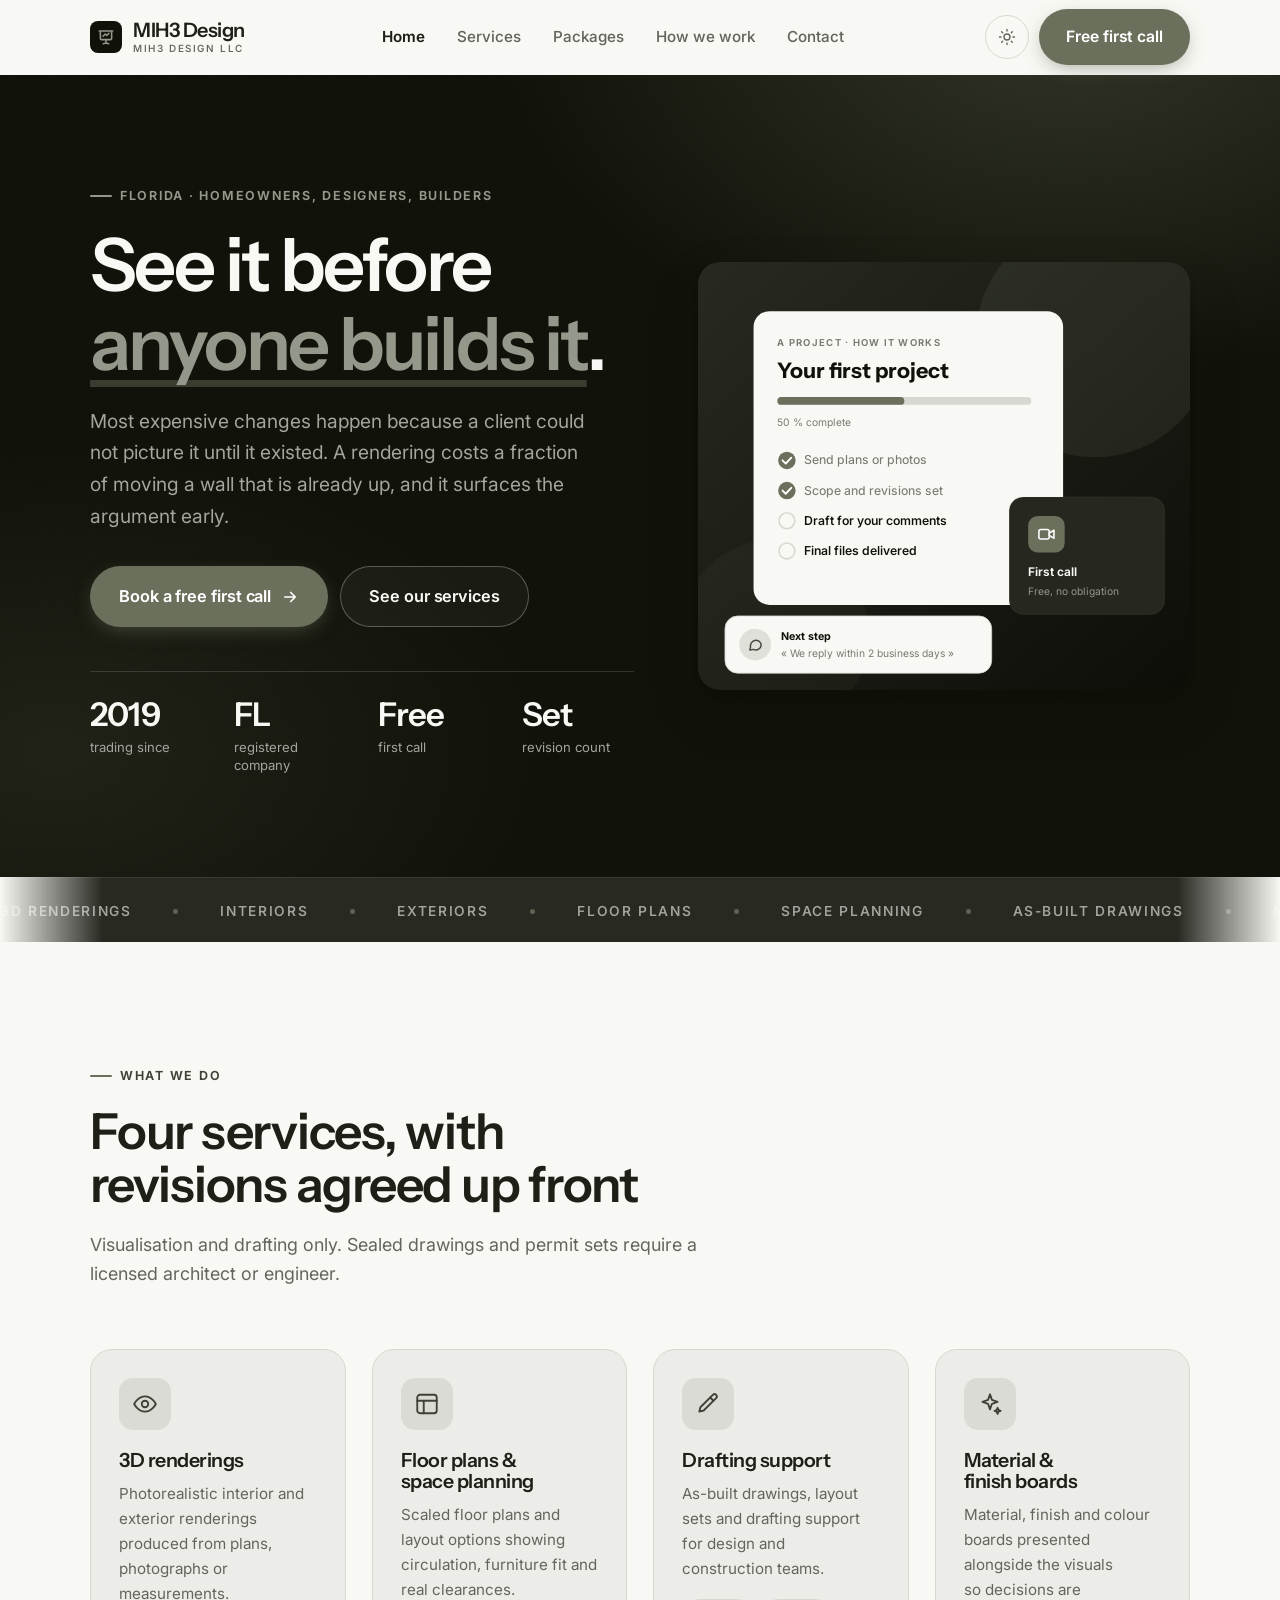
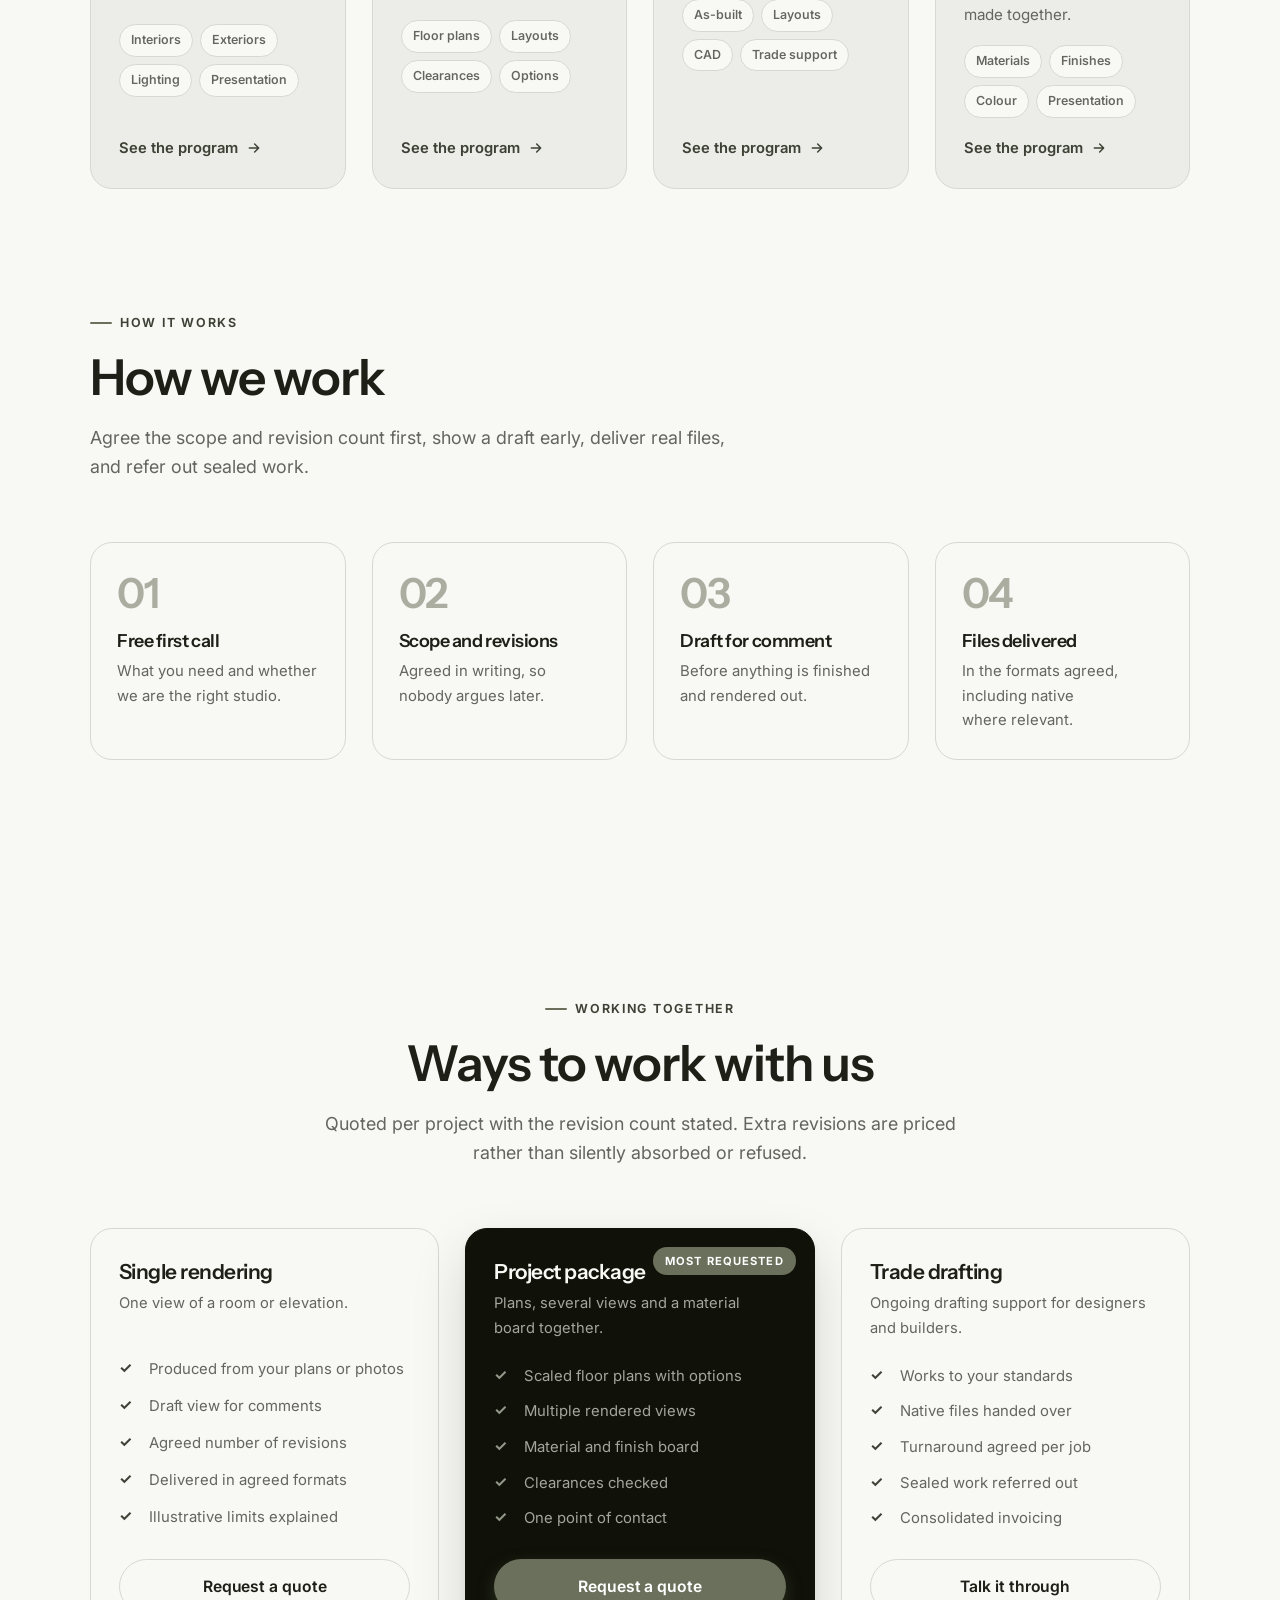
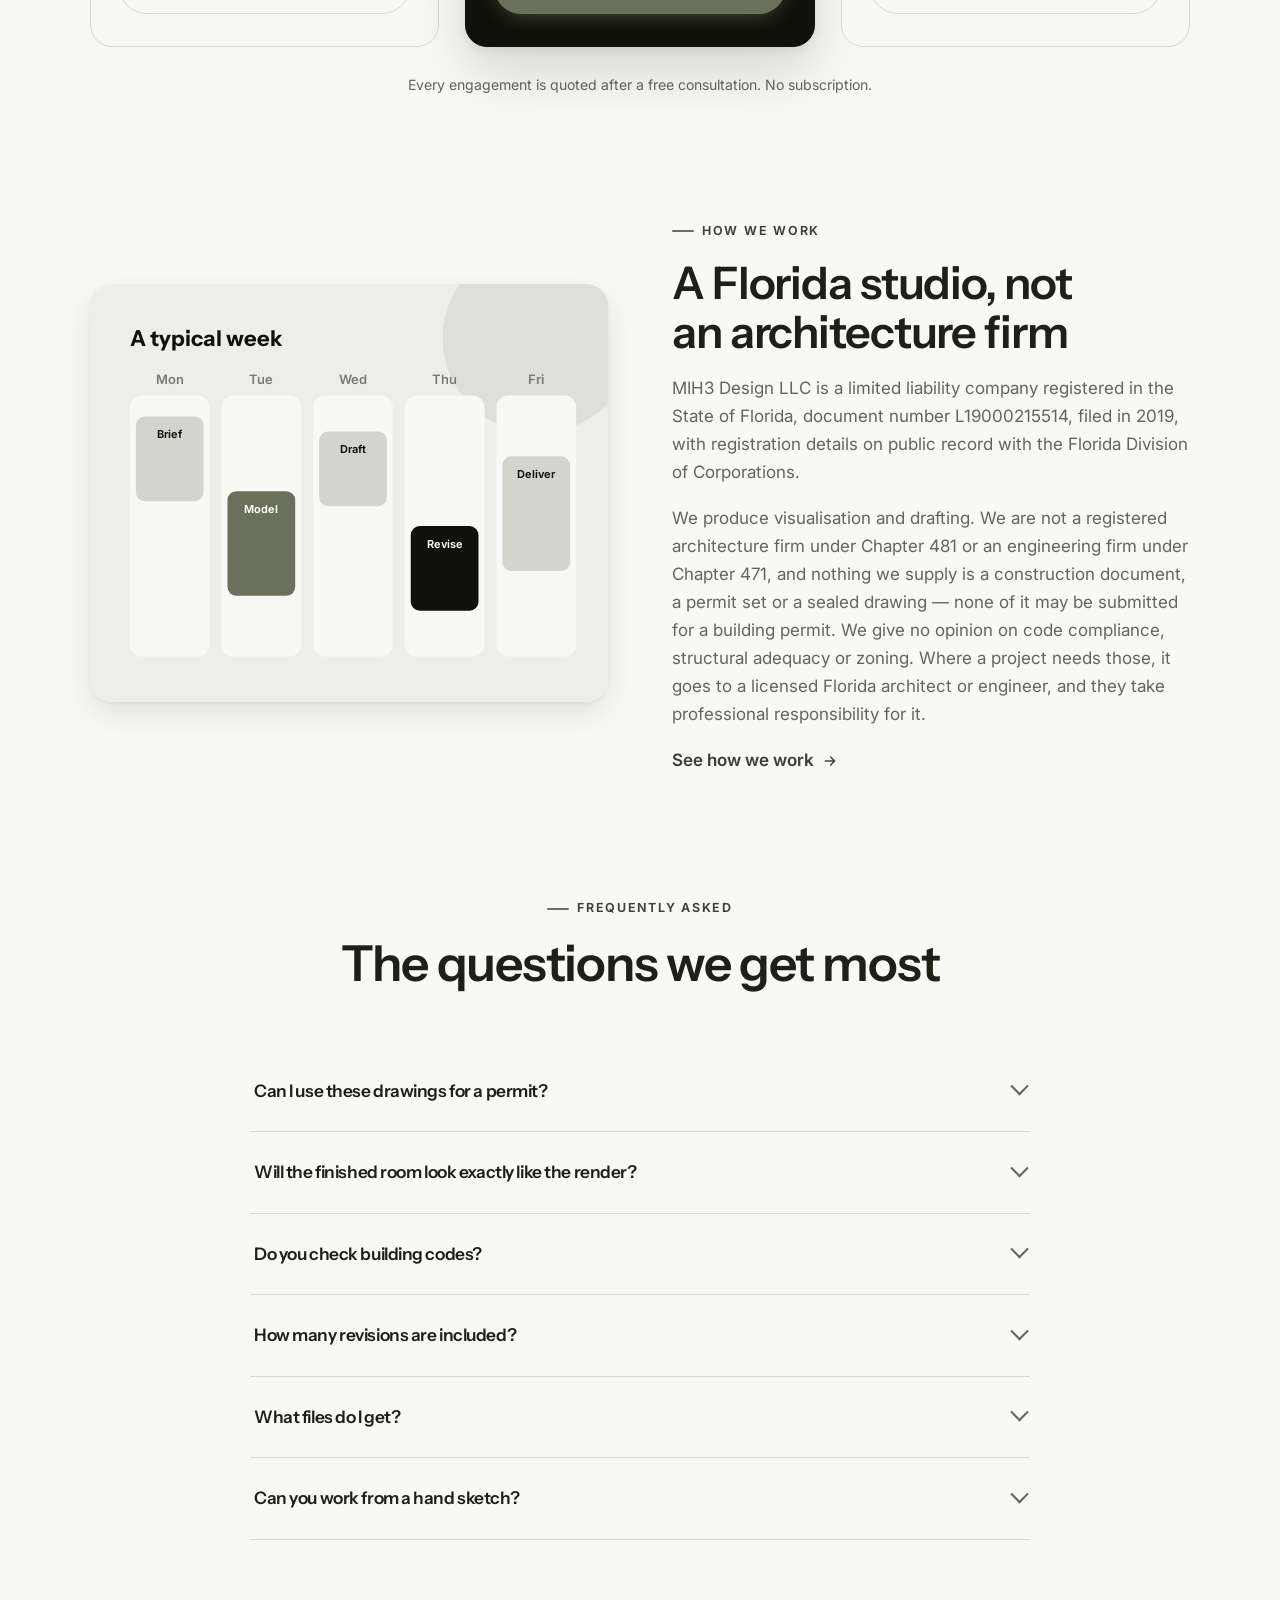
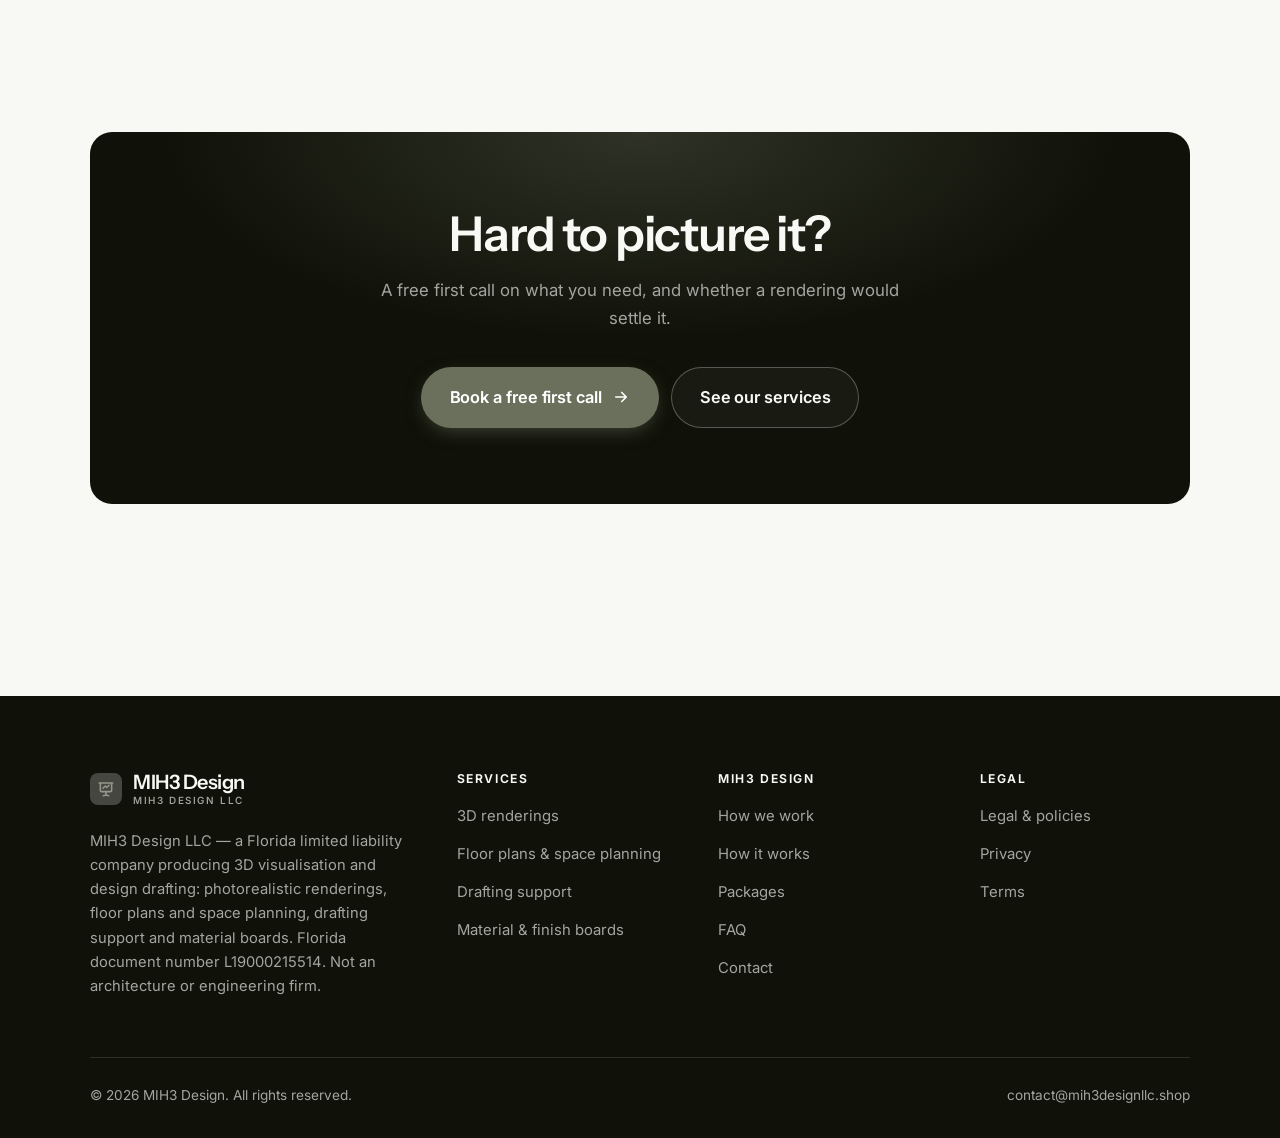
<file: index.html>
<!DOCTYPE html>
<html lang="en" class="no-js">
<head>
<meta charset="utf-8">
<meta name="viewport" content="width=device-width, initial-scale=1">
<title>MIH3 Design LLC — 3D visualisation and design drafting</title>
<meta name="description" content="MIH3 Design LLC, a Florida studio producing 3D renderings, floor plans and space planning, drafting support and material boards for homeowners, designers and builders.">
<link rel="canonical" href="https://mih3designllc.shop/">

<meta property="og:type" content="website">
<meta property="og:url" content="https://mih3designllc.shop/">
<meta property="og:site_name" content="MIH3 Design">
<meta property="og:locale" content="en_US">
<meta property="og:title" content="MIH3 Design LLC — 3D visualisation and design drafting">
<meta property="og:description" content="MIH3 Design LLC, a Florida studio producing 3D renderings, floor plans and space planning, drafting support and material boards for homeowners, designers and builders.">
<meta name="theme-color" content="#101209">

<link rel="icon" href="assets/img/favicon.svg" type="image/svg+xml">
<link rel="preconnect" href="https://fonts.googleapis.com">
<link rel="preconnect" href="https://fonts.gstatic.com" crossorigin>
<link rel="stylesheet" href="https://fonts.googleapis.com/css2?family=Instrument+Sans:wght@400..700&family=Inter:wght@400..700&display=swap">
<link rel="stylesheet" href="assets/css/style.css">

<!-- Thème appliqué avant le premier rendu (évite le flash) -->
<script>
document.documentElement.classList.remove('no-js');
(function(){try{var t=localStorage.getItem('site-theme');if(t){document.documentElement.setAttribute('data-theme',t);}}catch(e){}})();
</script>
<script type="application/ld+json">
{
  "@context": "https://schema.org",
  "@type": "Organization",
  "name": "MIH3 Design",
  "url": "https://mih3designllc.shop/",
  "email": "contact@mih3designllc.shop",
  "description": "MIH3 Design LLC, a Florida studio producing 3D renderings, floor plans and space planning, drafting support and material boards for homeowners, designers and builders.",
  "areaServed": "US",
  "knowsLanguage": "en"
}
</script>
</head>

<body>
<a class="skip-link" href="#main">Skip to main content</a>

<header class="site-header">
  <nav class="wrap nav" aria-label="Main navigation">
    <a class="brand" href="index.html">
      <svg class="brand__mark" viewBox="0 0 64 64" aria-hidden="true">
        <rect class="bm-bg" width="64" height="64" rx="16"/>
        <g class="bm-ic" transform="translate(14 14) scale(1.5)" fill="none" stroke-width="2.1" stroke-linecap="round" stroke-linejoin="round"><path d="M3 4h18M4.5 4v10a1.5 1.5 0 0 0 1.5 1.5h12a1.5 1.5 0 0 0 1.5-1.5V4M12 15.5V20M8.5 21l3.5-1 3.5 1M8 11l3-3 2 2 3-3"/></g>
      </svg>
      <span>MIH3 Design<span class="brand__sub">MIH3 Design LLC</span></span>
    </a>

    <ul class="nav__links" id="nav-links">
      <li><a href="index.html" aria-current="page">Home</a></li>
      <li><a href="programs.html">Services</a></li>
      <li><a href="index.html#pricing">Packages</a></li>
      <li><a href="about.html">How we work</a></li>
      <li><a href="contact.html">Contact</a></li>
      <li><a class="btn btn--primary" href="contact.html">Free first call</a></li>
    </ul>

    <div class="nav__cta">
      <button class="theme-toggle" type="button" aria-label="Switch to dark theme">
        <svg class="icon-sun" viewBox="0 0 24 24" fill="none" stroke="currentColor" stroke-width="1.8" stroke-linecap="round" aria-hidden="true"><circle cx="12" cy="12" r="4"/><path d="M12 2v2m0 16v2M2 12h2m16 0h2M4.9 4.9l1.4 1.4m11.4 11.4 1.4 1.4M19.1 4.9l-1.4 1.4M6.3 17.7l-1.4 1.4"/></svg>
        <svg class="icon-moon" viewBox="0 0 24 24" fill="none" stroke="currentColor" stroke-width="1.8" stroke-linecap="round" stroke-linejoin="round" aria-hidden="true"><path d="M21 12.8A9 9 0 1 1 11.2 3a7 7 0 0 0 9.8 9.8z"/></svg>
      </button>
      <a class="btn btn--primary" href="contact.html">Free first call</a>
      <button class="nav__toggle" type="button" aria-expanded="false" aria-controls="nav-links" aria-label="Open menu">
        <svg class="icon-open" viewBox="0 0 24 24" fill="none" stroke="currentColor" stroke-width="2" stroke-linecap="round" aria-hidden="true"><path d="M3 6h18M3 12h18M3 18h18"/></svg>
        <svg class="icon-close" viewBox="0 0 24 24" fill="none" stroke="currentColor" stroke-width="2" stroke-linecap="round" aria-hidden="true"><path d="M6 6l12 12M18 6L6 18"/></svg>
      </button>
    </div>
  </nav>
</header>

<main id="main">

<section class="hero">
  <div class="wrap hero__inner">
    <div>
      <span class="eyebrow hero__eyebrow">Florida · Homeowners, designers, builders</span>
      <h1>See it before<br> <em>anyone builds it</em>.</h1>
      <p class="hero__lede">Most expensive changes happen because a client could not picture it until it existed. A rendering costs a fraction of moving a wall that is already up, and it surfaces the argument early.</p>

      <div class="hero__actions">
        <a class="btn btn--primary btn--lg" href="contact.html">Book a free first call <svg viewBox="0 0 24 24" fill="none" stroke="currentColor" stroke-width="2.2" stroke-linecap="round" stroke-linejoin="round" aria-hidden="true"><path d="M5 12h14M13 6l6 6-6 6"/></svg></a>
        <a class="btn btn--on-dark btn--lg" href="programs.html">See our services</a>
      </div>

      <ul class="hero__proof">
        <li><span class="stat__num">2019</span><span class="stat__label">trading since</span></li>
        <li><span class="stat__num">FL</span><span class="stat__label">registered company</span></li>
        <li><span class="stat__num">Free</span><span class="stat__label">first call</span></li>
        <li><span class="stat__num">Set</span><span class="stat__label">revision count</span></li>
      </ul>
    </div>

    <div class="hero__art">
      <svg viewBox="0 0 620 540" role="img" aria-label="How a project with MIH3 Design works, from brief to delivered files.">
        <defs>
          <linearGradient id="hbg" x1="0" y1="0" x2="1" y2="1">
            <stop offset="0" stop-color="#282a22"/><stop offset="1" stop-color="#0d0e07"/>
          </linearGradient>
        </defs>
        <rect width="620" height="540" rx="22" fill="url(#hbg)"/>
        <circle cx="500" cy="96" r="150" fill="#6b705c" opacity=".16"/>
        <circle cx="96" cy="470" r="120" fill="#6b705c" opacity=".08"/>

        <g style="font-family: var(--font-body)">
          <!-- Carte programme -->
          <rect x="70" y="62" width="390" height="370" rx="20" fill="#f8f8f4"/>
          <text x="100" y="106" font-size="12" font-weight="650" letter-spacing="1.6" fill="#787a73">A PROJECT · HOW IT WORKS</text>
          <text x="100" y="146" font-size="27" font-weight="700" fill="#101209" style="font-family: var(--font-display)">Your first project</text>
          <rect x="100" y="170" width="320" height="10" rx="5" fill="#d8d8d3"/>
          <rect x="100" y="170" width="160" height="10" rx="5" fill="#6b705c"/>
          <text x="100" y="206" font-size="13" fill="#787a73">50 % complete</text>
          <circle cx="112" cy="250" r="11" fill="#6b705c"/><path d="M106.5 250l4 4 7-7.5" fill="none" stroke="#ffffff" stroke-width="2.4" stroke-linecap="round" stroke-linejoin="round"/><text x="134" y="255" font-size="15.5" fill="#787a73" font-weight="450">Send plans or photos</text>
          <circle cx="112" cy="288" r="11" fill="#6b705c"/><path d="M106.5 288l4 4 7-7.5" fill="none" stroke="#ffffff" stroke-width="2.4" stroke-linecap="round" stroke-linejoin="round"/><text x="134" y="293" font-size="15.5" fill="#787a73" font-weight="450">Scope and revisions set</text>
          <circle cx="112" cy="326" r="10" fill="none" stroke="#d8d8d3" stroke-width="2"/><text x="134" y="331" font-size="15.5" fill="#101209" font-weight="560">Draft for your comments</text>
          <circle cx="112" cy="364" r="10" fill="none" stroke="#d8d8d3" stroke-width="2"/><text x="134" y="369" font-size="15.5" fill="#101209" font-weight="560">Final files delivered</text>

          <!-- Carte séance -->
          <rect x="392" y="296" width="196" height="148" rx="18" fill="#26271f" stroke="#ffffff" stroke-opacity=".08"/>
          <rect x="416" y="320" width="46" height="46" rx="12" fill="#6b705c"/>
          <g transform="translate(427 331)" fill="none" stroke="#ffffff" color="#ffffff" stroke-width="2" stroke-linecap="round" stroke-linejoin="round"><rect x="2.5" y="6" width="13" height="12" rx="2.5"/><path d="M15.5 10.5 21.5 7v10l-6-3.5z"/></g>
          <text x="416" y="396" font-size="15" font-weight="650" fill="#f8f8f4">First call</text>
          <text x="416" y="420" font-size="13" fill="#94988a">Free, no obligation</text>

          <!-- Retour du coach -->
          <rect x="34" y="446" width="336" height="72" rx="16" fill="#f8f8f4" stroke="#d8d8d3"/>
          <circle cx="72" cy="482" r="20" fill="#dfe0d9"/>
          <g transform="translate(62 472) scale(.84)" fill="none" stroke="#46493c" stroke-width="2.2" stroke-linecap="round" stroke-linejoin="round"><path d="M21 12a8 8 0 0 1-11.6 7.1L4 20l1-4.6A8 8 0 1 1 21 12z"/></g>
          <text x="104" y="476" font-size="13.5" font-weight="700" fill="#101209">Next step</text>
          <text x="104" y="498" font-size="13" fill="#787a73">« We reply within 2 business days »</text>
        </g>
      </svg>
    </div>
  </div>
</section>

<div class="marquee" aria-hidden="true">
  <div class="marquee__track"><span>3D renderings</span><span>Interiors</span><span>Exteriors</span><span>Floor plans</span><span>Space planning</span><span>As-built drawings</span><span>Material boards</span><span>Revisions</span><span>File delivery</span><span>Not permit drawings</span><span>3D renderings</span><span>Interiors</span><span>Exteriors</span><span>Floor plans</span><span>Space planning</span><span>As-built drawings</span><span>Material boards</span><span>Revisions</span><span>File delivery</span><span>Not permit drawings</span></div>
</div>

<section class="section wrap" id="programs">
  <div class="section-head reveal">
    <span class="eyebrow">What we do</span>
    <h2>Four services, with revisions agreed up front</h2>
    <p>Visualisation and drafting only. Sealed drawings and permit sets require a licensed architect or engineer.</p>
  </div>
  <div class="grid grid--4 reveal-group">
    <a class="card" href="programs.html#renders">
      <div class="card__icon"><svg viewBox="0 0 24 24" fill="none" stroke="currentColor" stroke-width="1.7" stroke-linecap="round" stroke-linejoin="round" aria-hidden="true"><path d="M2 12s3.6-7 10-7 10 7 10 7-3.6 7-10 7S2 12 2 12z"/><circle cx="12" cy="12" r="3"/></svg></div>
      <h3>3D renderings</h3>
      <p>Photorealistic interior and exterior renderings produced from plans, photographs or measurements.</p>
      <ul class="tags"><li>Interiors</li><li>Exteriors</li><li>Lighting</li><li>Presentation</li></ul>
      <span class="arrow-link">See the program <svg viewBox="0 0 24 24" fill="none" stroke="currentColor" stroke-width="2.2" stroke-linecap="round" stroke-linejoin="round" aria-hidden="true"><path d="M5 12h14M13 6l6 6-6 6"/></svg></span>
    </a>
    <a class="card" href="programs.html#plans">
      <div class="card__icon"><svg viewBox="0 0 24 24" fill="none" stroke="currentColor" stroke-width="1.7" stroke-linecap="round" stroke-linejoin="round" aria-hidden="true"><rect x="3" y="3.5" width="18" height="17" rx="2.5"/><path d="M3 9h18M9 9v11.5"/></svg></div>
      <h3>Floor plans &amp; space planning</h3>
      <p>Scaled floor plans and layout options showing circulation, furniture fit and real clearances.</p>
      <ul class="tags"><li>Floor plans</li><li>Layouts</li><li>Clearances</li><li>Options</li></ul>
      <span class="arrow-link">See the program <svg viewBox="0 0 24 24" fill="none" stroke="currentColor" stroke-width="2.2" stroke-linecap="round" stroke-linejoin="round" aria-hidden="true"><path d="M5 12h14M13 6l6 6-6 6"/></svg></span>
    </a>
    <a class="card" href="programs.html#drafting">
      <div class="card__icon"><svg viewBox="0 0 24 24" fill="none" stroke="currentColor" stroke-width="1.7" stroke-linecap="round" stroke-linejoin="round" aria-hidden="true"><path d="M16.5 3.5a2.1 2.1 0 0 1 3 3L8 18l-4 1 1-4z"/><path d="M14 6l3 3"/></svg></div>
      <h3>Drafting support</h3>
      <p>As-built drawings, layout sets and drafting support for design and construction teams.</p>
      <ul class="tags"><li>As-built</li><li>Layouts</li><li>CAD</li><li>Trade support</li></ul>
      <span class="arrow-link">See the program <svg viewBox="0 0 24 24" fill="none" stroke="currentColor" stroke-width="2.2" stroke-linecap="round" stroke-linejoin="round" aria-hidden="true"><path d="M5 12h14M13 6l6 6-6 6"/></svg></span>
    </a>
    <a class="card" href="programs.html#materials">
      <div class="card__icon"><svg viewBox="0 0 24 24" fill="none" stroke="currentColor" stroke-width="1.7" stroke-linecap="round" stroke-linejoin="round" aria-hidden="true"><path d="M12 3l1.8 5.2L19 10l-5.2 1.8L12 17l-1.8-5.2L5 10l5.2-1.8zM19 15.5l.8 2 2 .8-2 .8-.8 2-.8-2-2-.8 2-.8z"/></svg></div>
      <h3>Material &amp; finish boards</h3>
      <p>Material, finish and colour boards presented alongside the visuals so decisions are made together.</p>
      <ul class="tags"><li>Materials</li><li>Finishes</li><li>Colour</li><li>Presentation</li></ul>
      <span class="arrow-link">See the program <svg viewBox="0 0 24 24" fill="none" stroke="currentColor" stroke-width="2.2" stroke-linecap="round" stroke-linejoin="round" aria-hidden="true"><path d="M5 12h14M13 6l6 6-6 6"/></svg></span>
    </a>
  </div>
</section>

<section class="section section--flush wrap" id="how-it-works">
  <div class="section-head reveal">
    <span class="eyebrow">How it works</span>
    <h2>How we work</h2>
    <p>Agree the scope and revision count first, show a draft early, deliver real files, and refer out sealed work.</p>
  </div>
  <div class="grid grid--4 steps reveal-group">
    <article class="step">
      <h3>Free first call</h3>
      <p>What you need and whether we are the right studio.</p>
    </article>
    <article class="step">
      <h3>Scope and revisions</h3>
      <p>Agreed in writing, so nobody argues later.</p>
    </article>
    <article class="step">
      <h3>Draft for comment</h3>
      <p>Before anything is finished and rendered out.</p>
    </article>
    <article class="step">
      <h3>Files delivered</h3>
      <p>In the formats agreed, including native where relevant.</p>
    </article>
  </div>
</section>

<section class="section wrap" id="pricing">
  <div class="section-head section-head--center reveal">
    <span class="eyebrow">Working together</span>
    <h2>Ways to work with us</h2>
    <p>Quoted per project with the revision count stated. Extra revisions are priced rather than silently absorbed or refused.</p>
  </div>
  <div class="grid grid--3 plans reveal-group">
    <article class="plan">
      
      <h3>Single rendering</h3>
      <p class="plan__desc">One view of a room or elevation.</p>
      
      <ul class="plan__features">
        <li>Produced from your plans or photos</li>
        <li>Draft view for comments</li>
        <li>Agreed number of revisions</li>
        <li>Delivered in agreed formats</li>
        <li>Illustrative limits explained</li>
      </ul>
      <a class="btn btn--ghost btn--block" href="contact.html">Request a quote</a>
    </article>
    <article class="plan plan--featured">
      <span class="plan__tag">Most requested</span>
      <h3>Project package</h3>
      <p class="plan__desc">Plans, several views and a material board together.</p>
      
      <ul class="plan__features">
        <li>Scaled floor plans with options</li>
        <li>Multiple rendered views</li>
        <li>Material and finish board</li>
        <li>Clearances checked</li>
        <li>One point of contact</li>
      </ul>
      <a class="btn btn--primary btn--block" href="contact.html">Request a quote</a>
    </article>
    <article class="plan">
      
      <h3>Trade drafting</h3>
      <p class="plan__desc">Ongoing drafting support for designers and builders.</p>
      
      <ul class="plan__features">
        <li>Works to your standards</li>
        <li>Native files handed over</li>
        <li>Turnaround agreed per job</li>
        <li>Sealed work referred out</li>
        <li>Consolidated invoicing</li>
      </ul>
      <a class="btn btn--ghost btn--block" href="contact.html">Talk it through</a>
    </article>
  </div>
  <p class="plans-note">Every engagement is quoted after a free consultation. No subscription.</p>
</section>

<section class="section section--flush wrap">
  <div class="split reveal">
    <div class="split__art">
      <svg viewBox="0 0 520 420" role="img" aria-label="Example of a typical week: Brief, Model, Draft, Revise, Deliver.">
        <rect width="520" height="420" rx="20" fill="#eeeee9"/>
        <circle cx="450" cy="54" r="96" fill="#6b705c" opacity=".12"/>
        <g style="font-family: var(--font-body)">
        <text x="40" y="62" font-size="22" font-weight="700" fill="#101209" style="font-family: var(--font-display)">A typical week</text>
        <text x="80" y="100" text-anchor="middle" font-size="13" font-weight="600" fill="#787a73">Mon</text>
        <rect x="40" y="112" width="80" height="262" rx="12" fill="#f8f8f4"/>
        <rect x="46" y="133" width="68" height="85" rx="9" fill="#d3d5cc"/>
        <text x="80" y="155" text-anchor="middle" font-size="11" font-weight="650" fill="#101209">Brief</text>
        <text x="172" y="100" text-anchor="middle" font-size="13" font-weight="600" fill="#787a73">Tue</text>
        <rect x="132" y="112" width="80" height="262" rx="12" fill="#f8f8f4"/>
        <rect x="138" y="208" width="68" height="105" rx="9" fill="#6b705c"/>
        <text x="172" y="230" text-anchor="middle" font-size="11" font-weight="650" fill="#ffffff">Model</text>
        <text x="264" y="100" text-anchor="middle" font-size="13" font-weight="600" fill="#787a73">Wed</text>
        <rect x="224" y="112" width="80" height="262" rx="12" fill="#f8f8f4"/>
        <rect x="230" y="148" width="68" height="75" rx="9" fill="#d3d5cc"/>
        <text x="264" y="170" text-anchor="middle" font-size="11" font-weight="650" fill="#101209">Draft</text>
        <text x="356" y="100" text-anchor="middle" font-size="13" font-weight="600" fill="#787a73">Thu</text>
        <rect x="316" y="112" width="80" height="262" rx="12" fill="#f8f8f4"/>
        <rect x="322" y="243" width="68" height="85" rx="9" fill="#101209"/>
        <text x="356" y="265" text-anchor="middle" font-size="11" font-weight="650" fill="#f8f8f4">Revise</text>
        <text x="448" y="100" text-anchor="middle" font-size="13" font-weight="600" fill="#787a73">Fri</text>
        <rect x="408" y="112" width="80" height="262" rx="12" fill="#f8f8f4"/>
        <rect x="414" y="173" width="68" height="115" rx="9" fill="#d3d5cc"/>
        <text x="448" y="195" text-anchor="middle" font-size="11" font-weight="650" fill="#101209">Deliver</text>
        </g>
      </svg>
    </div>
    <div>
      <span class="eyebrow">How we work</span>
      <h2>A Florida studio, not an architecture firm</h2>
      <p>MIH3 Design LLC is a limited liability company registered in the State of Florida, document number L19000215514, filed in 2019, with registration details on public record with the Florida Division of Corporations.</p>
      <p>We produce visualisation and drafting. We are not a registered architecture firm under Chapter 481 or an engineering firm under Chapter 471, and nothing we supply is a construction document, a permit set or a sealed drawing — none of it may be submitted for a building permit. We give no opinion on code compliance, structural adequacy or zoning. Where a project needs those, it goes to a licensed Florida architect or engineer, and they take professional responsibility for it.</p>
      <p><a class="arrow-link" href="about.html">See how we work <svg viewBox="0 0 24 24" fill="none" stroke="currentColor" stroke-width="2.2" stroke-linecap="round" stroke-linejoin="round" aria-hidden="true"><path d="M5 12h14M13 6l6 6-6 6"/></svg></a></p>
    </div>
  </div>
</section>

<section class="section section--flush wrap" id="faq">
  <div class="section-head section-head--center reveal">
    <span class="eyebrow">Frequently asked</span>
    <h2>The questions we get most</h2>
  </div>
  <div class="faq reveal">
    <details>
      <summary>Can I use these drawings for a permit?</summary>
      <p>No. Permit sets must be signed and sealed by a licensed architect or engineer. Our drawings are for visualisation, planning and presentation, and we will tell you when you have reached the point of needing a licensed professional.</p>
    </details>
    <details>
      <summary>Will the finished room look exactly like the render?</summary>
      <p>Close in layout and proportion, not identical in light and colour. Screens cannot reproduce texture or sheen, which is why we pair renderings with real material samples.</p>
    </details>
    <details>
      <summary>Do you check building codes?</summary>
      <p>No. Code compliance, structural adequacy and zoning are the responsibility of a licensed design professional, and we will not offer an opinion on them.</p>
    </details>
    <details>
      <summary>How many revisions are included?</summary>
      <p>Stated in the quote before we start. Extra revisions are priced rather than absorbed quietly or refused awkwardly — both of which spoil projects.</p>
    </details>
    <details>
      <summary>What files do I get?</summary>
      <p>Agreed up front. Trade clients usually want native files as well as images, and we hand those over rather than holding them.</p>
    </details>
    <details>
      <summary>Can you work from a hand sketch?</summary>
      <p>Yes, with accurate measurements. The measurements matter far more than the quality of the sketch.</p>
    </details>
  </div>
</section>

<section class="wrap section--tight">
  <div class="cta-band reveal">
    <h2>Hard to picture it?</h2>
    <p>A free first call on what you need, and whether a rendering would settle it.</p>
    <div class="hero__actions">
      <a class="btn btn--primary btn--lg" href="contact.html">Book a free first call <svg viewBox="0 0 24 24" fill="none" stroke="currentColor" stroke-width="2.2" stroke-linecap="round" stroke-linejoin="round" aria-hidden="true"><path d="M5 12h14M13 6l6 6-6 6"/></svg></a>
      <a class="btn btn--on-dark btn--lg" href="programs.html">See our services</a>
    </div>
  </div>
</section>

</main>

<footer class="site-footer">
  <div class="wrap">
    <div class="footer__grid">
      <div class="footer__brand">
        <a class="brand" href="index.html">
          <svg class="brand__mark" viewBox="0 0 64 64" aria-hidden="true">
        <rect class="bm-bg" width="64" height="64" rx="16"/>
        <g class="bm-ic" transform="translate(14 14) scale(1.5)" fill="none" stroke-width="2.1" stroke-linecap="round" stroke-linejoin="round"><path d="M3 4h18M4.5 4v10a1.5 1.5 0 0 0 1.5 1.5h12a1.5 1.5 0 0 0 1.5-1.5V4M12 15.5V20M8.5 21l3.5-1 3.5 1M8 11l3-3 2 2 3-3"/></g>
      </svg>
          <span>MIH3 Design<span class="brand__sub">MIH3 Design LLC</span></span>
        </a>
        <p>MIH3 Design LLC — a Florida limited liability company producing 3D visualisation and design drafting: photorealistic renderings, floor plans and space planning, drafting support and material boards. Florida document number L19000215514. Not an architecture or engineering firm.</p>
      </div>

      <div class="footer__col">
        <h4>Services</h4>
        <ul>
          <li><a href="programs.html#renders">3D renderings</a></li>
          <li><a href="programs.html#plans">Floor plans &amp; space planning</a></li>
          <li><a href="programs.html#drafting">Drafting support</a></li>
          <li><a href="programs.html#materials">Material &amp; finish boards</a></li>
        </ul>
      </div>

      <div class="footer__col">
        <h4>MIH3 Design</h4>
        <ul>
          <li><a href="about.html">How we work</a></li>
          <li><a href="index.html#how-it-works">How it works</a></li>
          <li><a href="index.html#pricing">Packages</a></li>
          <li><a href="index.html#faq">FAQ</a></li>
          <li><a href="contact.html">Contact</a></li>
        </ul>
      </div>

      <div class="footer__col">
        <h4>Legal</h4>
        <ul>
          <li><a href="legal.html">Legal &amp; policies</a></li>
          <li><a href="legal.html#privacy">Privacy</a></li>
          <li><a href="legal.html#terms">Terms</a></li>
        </ul>
      </div>
    </div>

    <div class="footer__bottom">
      <p>© <span data-year>2026</span> MIH3 Design. All rights reserved.</p>
      <p><a href="mailto:contact@mih3designllc.shop">contact@mih3designllc.shop</a></p>
    </div>
  </div>
</footer>

<script src="assets/js/main.js" defer></script>
</body>
</html>
</file>
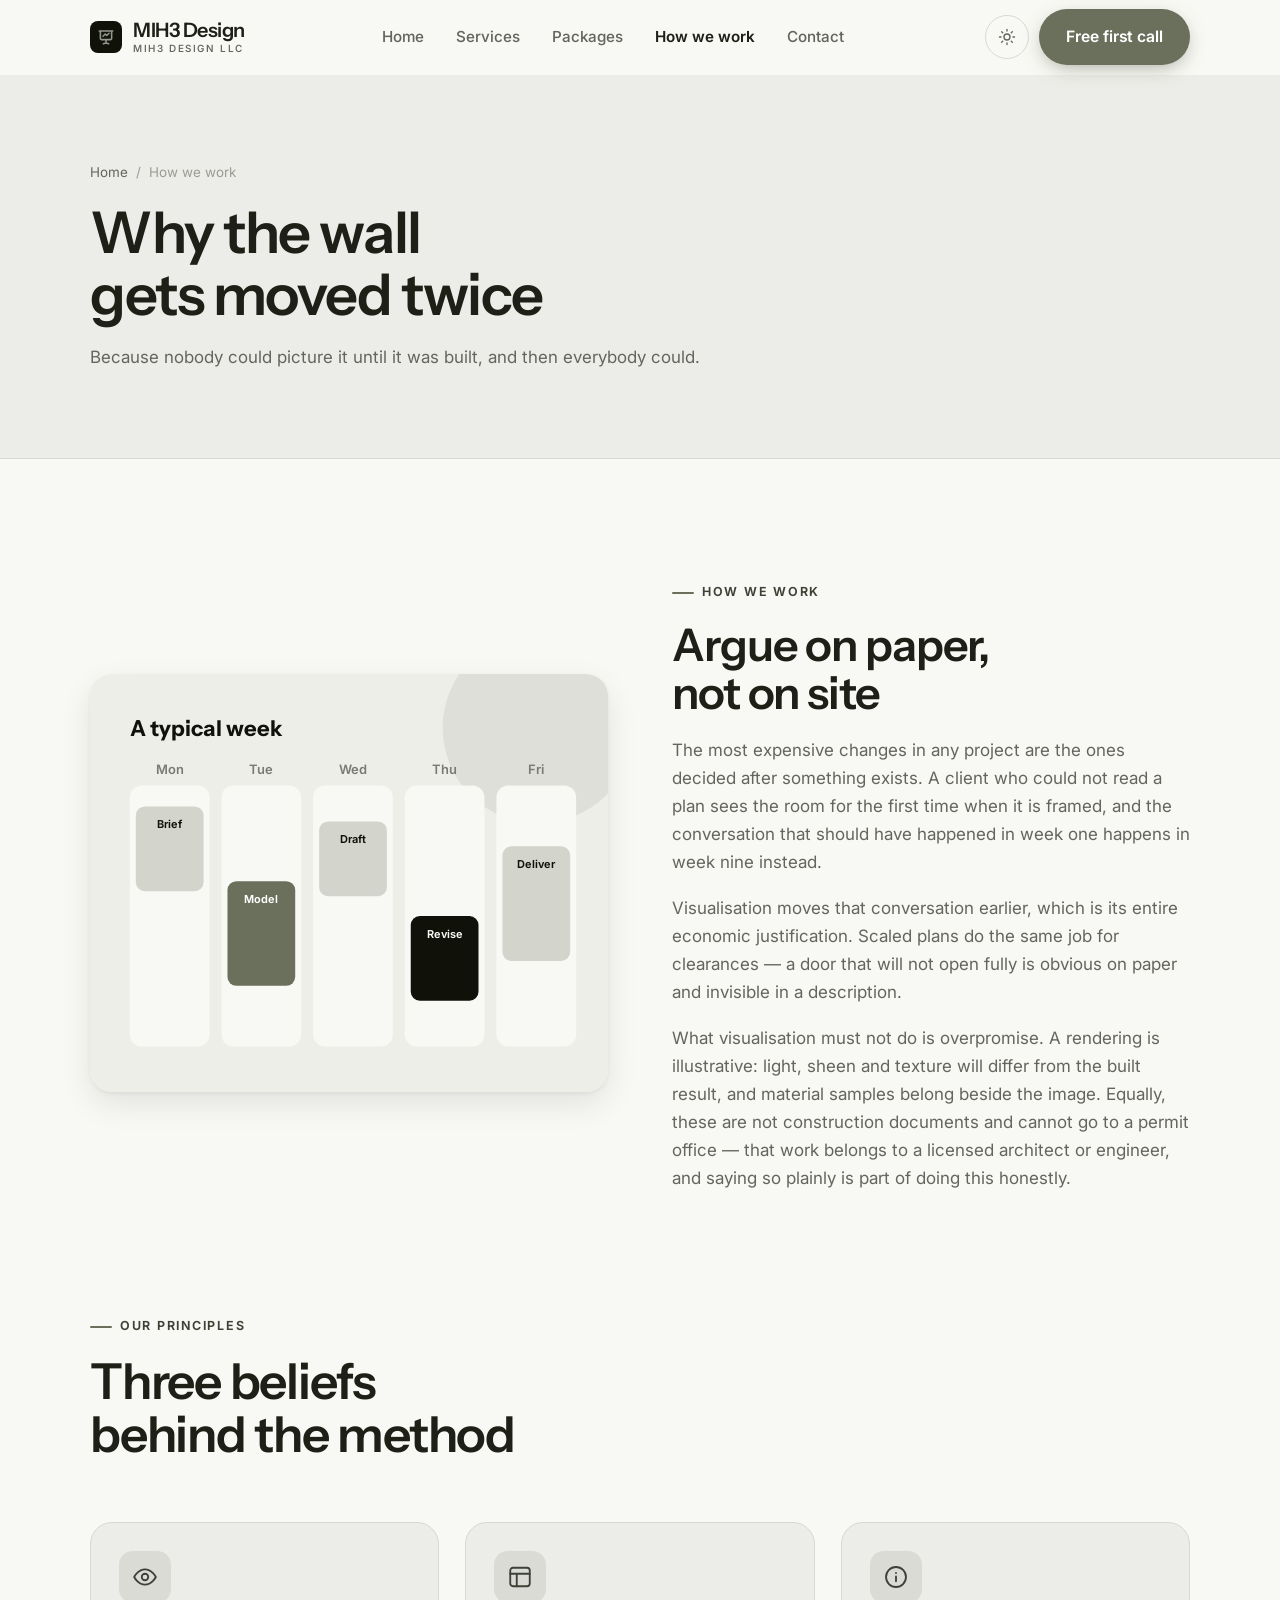
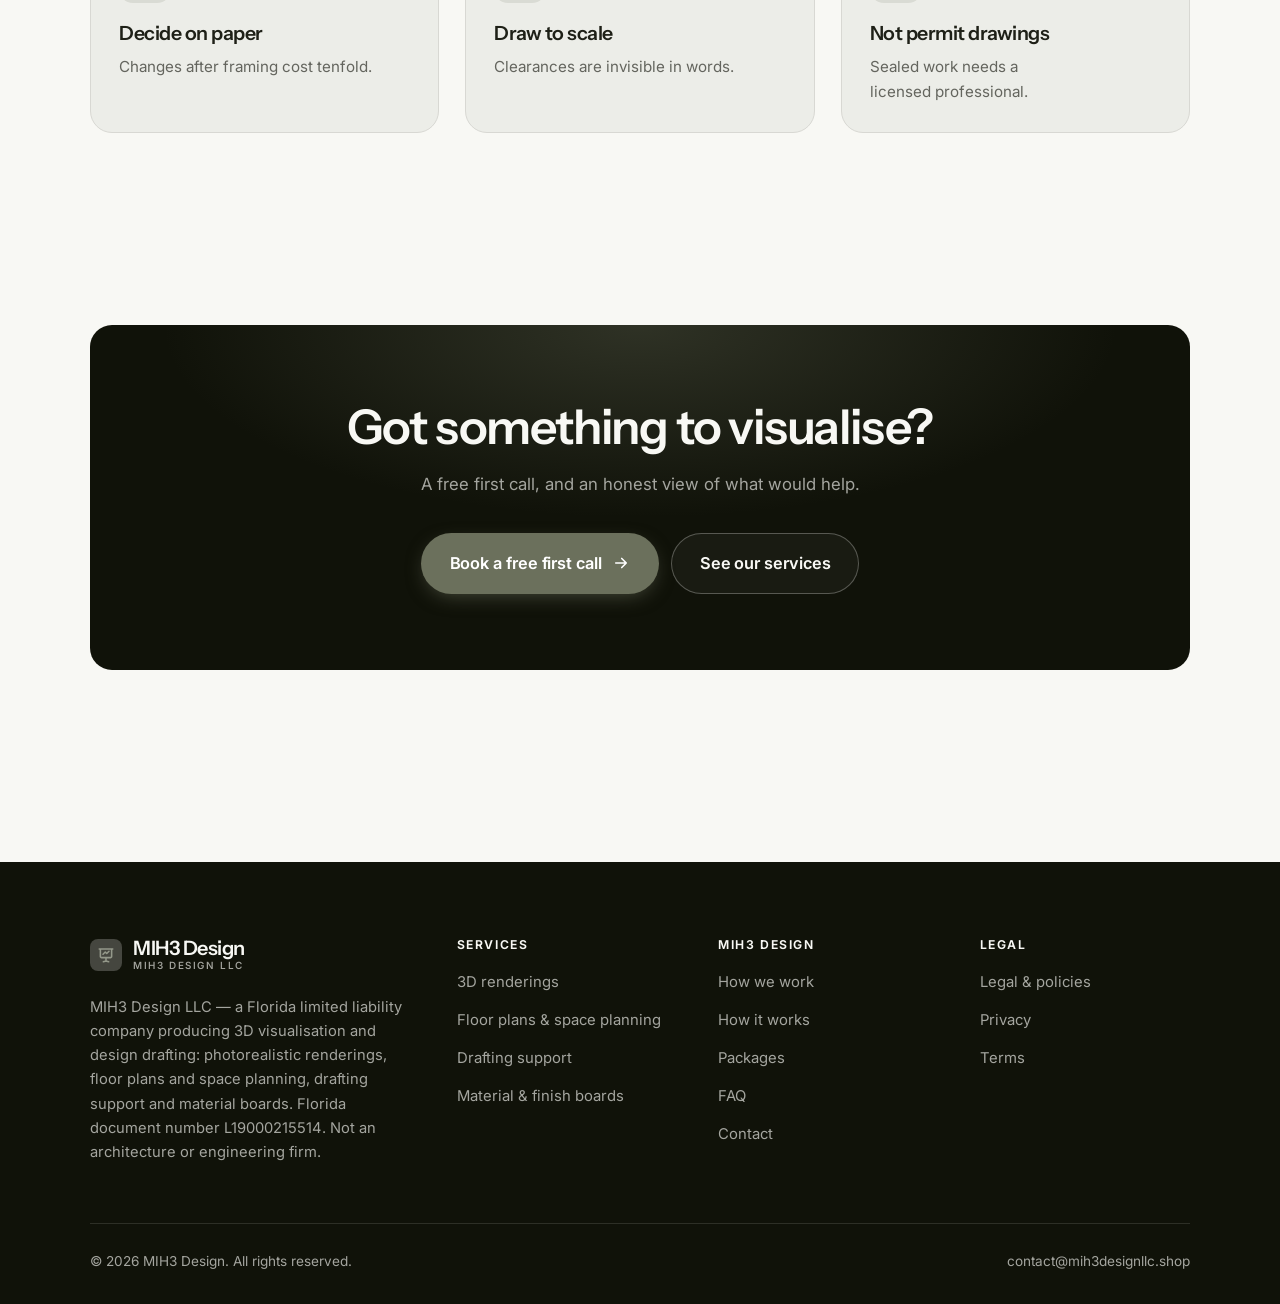
<file: about.html>
<!DOCTYPE html>
<html lang="en" class="no-js">
<head>
<meta charset="utf-8">
<meta name="viewport" content="width=device-width, initial-scale=1">
<title>How we work — MIH3 Design</title>
<meta name="description" content="About MIH3 Design LLC, a Florida 3D visualisation and drafting studio, document number L19000215514.">
<link rel="canonical" href="https://mih3designllc.shop/about.html">

<meta property="og:type" content="website">
<meta property="og:url" content="https://mih3designllc.shop/about.html">
<meta property="og:site_name" content="MIH3 Design">
<meta property="og:locale" content="en_US">
<meta property="og:title" content="How we work — MIH3 Design">
<meta property="og:description" content="About MIH3 Design LLC, a Florida 3D visualisation and drafting studio, document number L19000215514.">
<meta name="theme-color" content="#101209">

<link rel="icon" href="assets/img/favicon.svg" type="image/svg+xml">
<link rel="preconnect" href="https://fonts.googleapis.com">
<link rel="preconnect" href="https://fonts.gstatic.com" crossorigin>
<link rel="stylesheet" href="https://fonts.googleapis.com/css2?family=Instrument+Sans:wght@400..700&family=Inter:wght@400..700&display=swap">
<link rel="stylesheet" href="assets/css/style.css">

<!-- Thème appliqué avant le premier rendu (évite le flash) -->
<script>
document.documentElement.classList.remove('no-js');
(function(){try{var t=localStorage.getItem('site-theme');if(t){document.documentElement.setAttribute('data-theme',t);}}catch(e){}})();
</script>
</head>

<body>
<a class="skip-link" href="#main">Skip to main content</a>

<header class="site-header">
  <nav class="wrap nav" aria-label="Main navigation">
    <a class="brand" href="index.html">
      <svg class="brand__mark" viewBox="0 0 64 64" aria-hidden="true">
        <rect class="bm-bg" width="64" height="64" rx="16"/>
        <g class="bm-ic" transform="translate(14 14) scale(1.5)" fill="none" stroke-width="2.1" stroke-linecap="round" stroke-linejoin="round"><path d="M3 4h18M4.5 4v10a1.5 1.5 0 0 0 1.5 1.5h12a1.5 1.5 0 0 0 1.5-1.5V4M12 15.5V20M8.5 21l3.5-1 3.5 1M8 11l3-3 2 2 3-3"/></g>
      </svg>
      <span>MIH3 Design<span class="brand__sub">MIH3 Design LLC</span></span>
    </a>

    <ul class="nav__links" id="nav-links">
      <li><a href="index.html">Home</a></li>
      <li><a href="programs.html">Services</a></li>
      <li><a href="index.html#pricing">Packages</a></li>
      <li><a href="about.html" aria-current="page">How we work</a></li>
      <li><a href="contact.html">Contact</a></li>
      <li><a class="btn btn--primary" href="contact.html">Free first call</a></li>
    </ul>

    <div class="nav__cta">
      <button class="theme-toggle" type="button" aria-label="Switch to dark theme">
        <svg class="icon-sun" viewBox="0 0 24 24" fill="none" stroke="currentColor" stroke-width="1.8" stroke-linecap="round" aria-hidden="true"><circle cx="12" cy="12" r="4"/><path d="M12 2v2m0 16v2M2 12h2m16 0h2M4.9 4.9l1.4 1.4m11.4 11.4 1.4 1.4M19.1 4.9l-1.4 1.4M6.3 17.7l-1.4 1.4"/></svg>
        <svg class="icon-moon" viewBox="0 0 24 24" fill="none" stroke="currentColor" stroke-width="1.8" stroke-linecap="round" stroke-linejoin="round" aria-hidden="true"><path d="M21 12.8A9 9 0 1 1 11.2 3a7 7 0 0 0 9.8 9.8z"/></svg>
      </button>
      <a class="btn btn--primary" href="contact.html">Free first call</a>
      <button class="nav__toggle" type="button" aria-expanded="false" aria-controls="nav-links" aria-label="Open menu">
        <svg class="icon-open" viewBox="0 0 24 24" fill="none" stroke="currentColor" stroke-width="2" stroke-linecap="round" aria-hidden="true"><path d="M3 6h18M3 12h18M3 18h18"/></svg>
        <svg class="icon-close" viewBox="0 0 24 24" fill="none" stroke="currentColor" stroke-width="2" stroke-linecap="round" aria-hidden="true"><path d="M6 6l12 12M18 6L6 18"/></svg>
      </button>
    </div>
  </nav>
</header>

<main id="main">

<section class="page-head">
  <div class="wrap">
    <nav class="breadcrumb" aria-label="Breadcrumb">
      <a href="index.html">Home</a><span>/</span><span aria-current="page">How we work</span>
    </nav>
    <h1>Why the wall gets moved twice</h1>
    <p>Because nobody could picture it until it was built, and then everybody could.</p>
  </div>
</section>

<section class="section wrap">
  <div class="split reveal">
    <div class="split__art">
      <svg viewBox="0 0 520 420" role="img" aria-label="Example of a typical week: Brief, Model, Draft, Revise, Deliver.">
        <rect width="520" height="420" rx="20" fill="#eeeee9"/>
        <circle cx="450" cy="54" r="96" fill="#6b705c" opacity=".12"/>
        <g style="font-family: var(--font-body)">
        <text x="40" y="62" font-size="22" font-weight="700" fill="#101209" style="font-family: var(--font-display)">A typical week</text>
        <text x="80" y="100" text-anchor="middle" font-size="13" font-weight="600" fill="#787a73">Mon</text>
        <rect x="40" y="112" width="80" height="262" rx="12" fill="#f8f8f4"/>
        <rect x="46" y="133" width="68" height="85" rx="9" fill="#d3d5cc"/>
        <text x="80" y="155" text-anchor="middle" font-size="11" font-weight="650" fill="#101209">Brief</text>
        <text x="172" y="100" text-anchor="middle" font-size="13" font-weight="600" fill="#787a73">Tue</text>
        <rect x="132" y="112" width="80" height="262" rx="12" fill="#f8f8f4"/>
        <rect x="138" y="208" width="68" height="105" rx="9" fill="#6b705c"/>
        <text x="172" y="230" text-anchor="middle" font-size="11" font-weight="650" fill="#ffffff">Model</text>
        <text x="264" y="100" text-anchor="middle" font-size="13" font-weight="600" fill="#787a73">Wed</text>
        <rect x="224" y="112" width="80" height="262" rx="12" fill="#f8f8f4"/>
        <rect x="230" y="148" width="68" height="75" rx="9" fill="#d3d5cc"/>
        <text x="264" y="170" text-anchor="middle" font-size="11" font-weight="650" fill="#101209">Draft</text>
        <text x="356" y="100" text-anchor="middle" font-size="13" font-weight="600" fill="#787a73">Thu</text>
        <rect x="316" y="112" width="80" height="262" rx="12" fill="#f8f8f4"/>
        <rect x="322" y="243" width="68" height="85" rx="9" fill="#101209"/>
        <text x="356" y="265" text-anchor="middle" font-size="11" font-weight="650" fill="#f8f8f4">Revise</text>
        <text x="448" y="100" text-anchor="middle" font-size="13" font-weight="600" fill="#787a73">Fri</text>
        <rect x="408" y="112" width="80" height="262" rx="12" fill="#f8f8f4"/>
        <rect x="414" y="173" width="68" height="115" rx="9" fill="#d3d5cc"/>
        <text x="448" y="195" text-anchor="middle" font-size="11" font-weight="650" fill="#101209">Deliver</text>
        </g>
      </svg>
    </div>
    <div>
      <span class="eyebrow">How we work</span>
      <h2>Argue on paper, not on site</h2>
      <p>The most expensive changes in any project are the ones decided after something exists. A client who could not read a plan sees the room for the first time when it is framed, and the conversation that should have happened in week one happens in week nine instead.</p>
      <p>Visualisation moves that conversation earlier, which is its entire economic justification. Scaled plans do the same job for clearances — a door that will not open fully is obvious on paper and invisible in a description.</p>
      <p>What visualisation must not do is overpromise. A rendering is illustrative: light, sheen and texture will differ from the built result, and material samples belong beside the image. Equally, these are not construction documents and cannot go to a permit office — that work belongs to a licensed architect or engineer, and saying so plainly is part of doing this honestly.</p>
      <!--
        TO DO: add a short introduction of the coach (name, real background),
        with a photo if possible. Do not invent credentials — see README.md.
      -->
    </div>
  </div>
</section>

<section class="section section--flush wrap">
  <div class="section-head reveal">
    <span class="eyebrow">Our principles</span>
    <h2>Three beliefs behind the method</h2>
  </div>
  <div class="grid grid--3 reveal-group">
    <article class="card">
      <div class="card__icon"><svg viewBox="0 0 24 24" fill="none" stroke="currentColor" stroke-width="1.7" stroke-linecap="round" stroke-linejoin="round" aria-hidden="true"><path d="M2 12s3.6-7 10-7 10 7 10 7-3.6 7-10 7S2 12 2 12z"/><circle cx="12" cy="12" r="3"/></svg></div>
      <h3>Decide on paper</h3>
      <p>Changes after framing cost tenfold.</p>
    </article>
    <article class="card">
      <div class="card__icon"><svg viewBox="0 0 24 24" fill="none" stroke="currentColor" stroke-width="1.7" stroke-linecap="round" stroke-linejoin="round" aria-hidden="true"><rect x="3" y="3.5" width="18" height="17" rx="2.5"/><path d="M3 9h18M9 9v11.5"/></svg></div>
      <h3>Draw to scale</h3>
      <p>Clearances are invisible in words.</p>
    </article>
    <article class="card">
      <div class="card__icon"><svg viewBox="0 0 24 24" fill="none" stroke="currentColor" stroke-width="1.7" stroke-linecap="round" stroke-linejoin="round" aria-hidden="true"><circle cx="12" cy="12" r="9.2"/><path d="M12 16v-4.5M12 8.2v.1"/></svg></div>
      <h3>Not permit drawings</h3>
      <p>Sealed work needs a licensed professional.</p>
    </article>
  </div>
</section>

<section class="wrap section--tight">
  <div class="cta-band reveal">
    <h2>Got something to visualise?</h2>
    <p>A free first call, and an honest view of what would help.</p>
    <div class="hero__actions">
      <a class="btn btn--primary btn--lg" href="contact.html">Book a free first call <svg viewBox="0 0 24 24" fill="none" stroke="currentColor" stroke-width="2.2" stroke-linecap="round" stroke-linejoin="round" aria-hidden="true"><path d="M5 12h14M13 6l6 6-6 6"/></svg></a>
      <a class="btn btn--on-dark btn--lg" href="programs.html">See our services</a>
    </div>
  </div>
</section>

</main>

<footer class="site-footer">
  <div class="wrap">
    <div class="footer__grid">
      <div class="footer__brand">
        <a class="brand" href="index.html">
          <svg class="brand__mark" viewBox="0 0 64 64" aria-hidden="true">
        <rect class="bm-bg" width="64" height="64" rx="16"/>
        <g class="bm-ic" transform="translate(14 14) scale(1.5)" fill="none" stroke-width="2.1" stroke-linecap="round" stroke-linejoin="round"><path d="M3 4h18M4.5 4v10a1.5 1.5 0 0 0 1.5 1.5h12a1.5 1.5 0 0 0 1.5-1.5V4M12 15.5V20M8.5 21l3.5-1 3.5 1M8 11l3-3 2 2 3-3"/></g>
      </svg>
          <span>MIH3 Design<span class="brand__sub">MIH3 Design LLC</span></span>
        </a>
        <p>MIH3 Design LLC — a Florida limited liability company producing 3D visualisation and design drafting: photorealistic renderings, floor plans and space planning, drafting support and material boards. Florida document number L19000215514. Not an architecture or engineering firm.</p>
      </div>

      <div class="footer__col">
        <h4>Services</h4>
        <ul>
          <li><a href="programs.html#renders">3D renderings</a></li>
          <li><a href="programs.html#plans">Floor plans &amp; space planning</a></li>
          <li><a href="programs.html#drafting">Drafting support</a></li>
          <li><a href="programs.html#materials">Material &amp; finish boards</a></li>
        </ul>
      </div>

      <div class="footer__col">
        <h4>MIH3 Design</h4>
        <ul>
          <li><a href="about.html">How we work</a></li>
          <li><a href="index.html#how-it-works">How it works</a></li>
          <li><a href="index.html#pricing">Packages</a></li>
          <li><a href="index.html#faq">FAQ</a></li>
          <li><a href="contact.html">Contact</a></li>
        </ul>
      </div>

      <div class="footer__col">
        <h4>Legal</h4>
        <ul>
          <li><a href="legal.html">Legal &amp; policies</a></li>
          <li><a href="legal.html#privacy">Privacy</a></li>
          <li><a href="legal.html#terms">Terms</a></li>
        </ul>
      </div>
    </div>

    <div class="footer__bottom">
      <p>© <span data-year>2026</span> MIH3 Design. All rights reserved.</p>
      <p><a href="mailto:contact@mih3designllc.shop">contact@mih3designllc.shop</a></p>
    </div>
  </div>
</footer>

<script src="assets/js/main.js" defer></script>
</body>
</html>
</file>
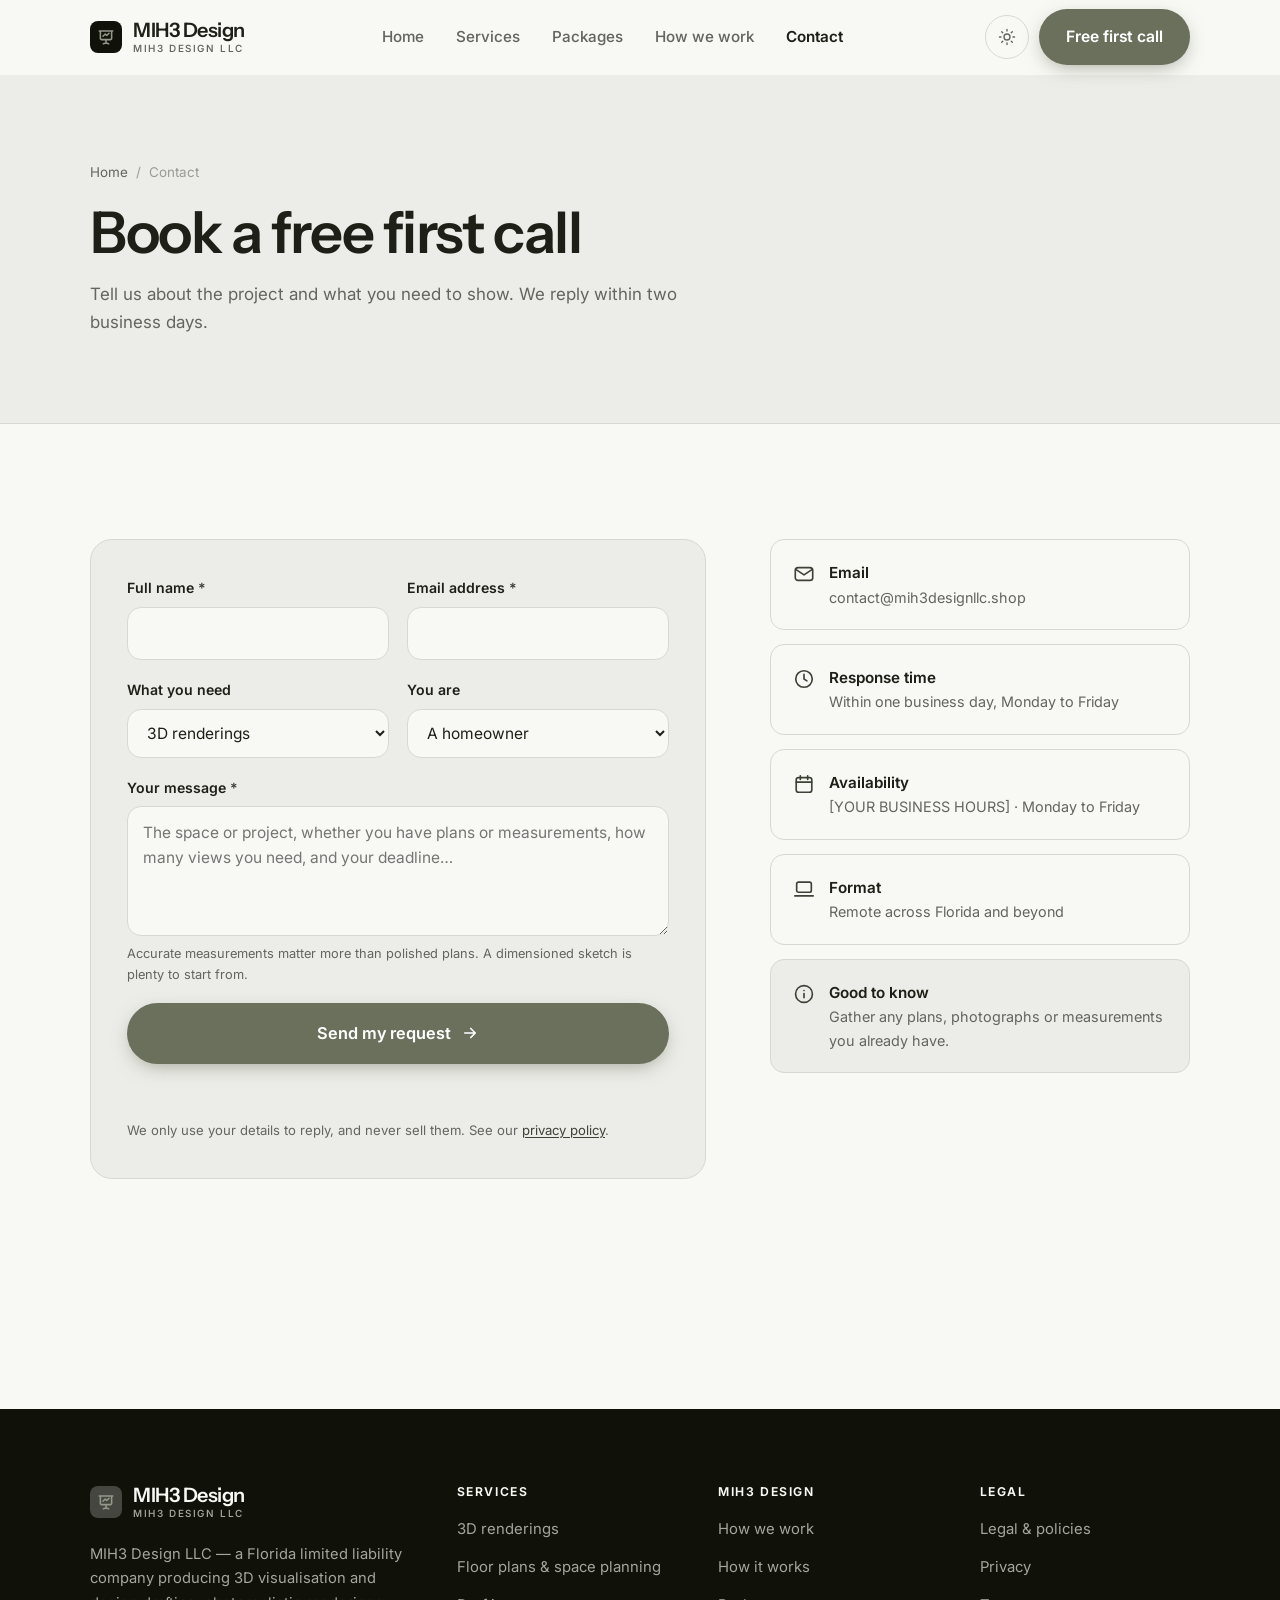
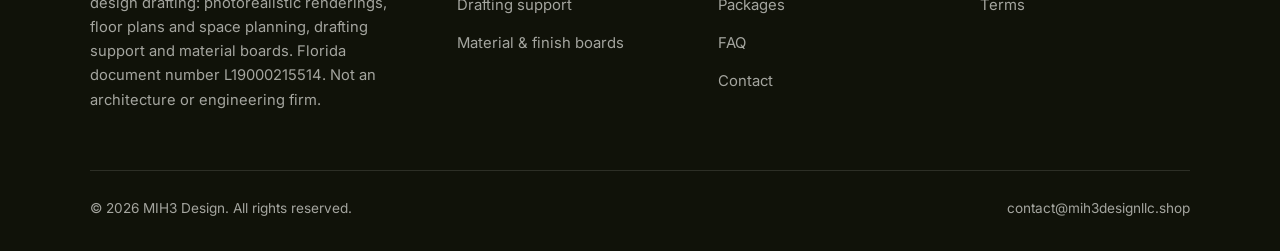
<file: contact.html>
<!DOCTYPE html>
<html lang="en" class="no-js">
<head>
<meta charset="utf-8">
<meta name="viewport" content="width=device-width, initial-scale=1">
<title>Contact — MIH3 Design</title>
<meta name="description" content="Contact MIH3 Design LLC. We reply within two business days.">
<link rel="canonical" href="https://mih3designllc.shop/contact.html">

<meta property="og:type" content="website">
<meta property="og:url" content="https://mih3designllc.shop/contact.html">
<meta property="og:site_name" content="MIH3 Design">
<meta property="og:locale" content="en_US">
<meta property="og:title" content="Contact — MIH3 Design">
<meta property="og:description" content="Contact MIH3 Design LLC. We reply within two business days.">
<meta name="theme-color" content="#101209">

<link rel="icon" href="assets/img/favicon.svg" type="image/svg+xml">
<link rel="preconnect" href="https://fonts.googleapis.com">
<link rel="preconnect" href="https://fonts.gstatic.com" crossorigin>
<link rel="stylesheet" href="https://fonts.googleapis.com/css2?family=Instrument+Sans:wght@400..700&family=Inter:wght@400..700&display=swap">
<link rel="stylesheet" href="assets/css/style.css">

<!-- Thème appliqué avant le premier rendu (évite le flash) -->
<script>
document.documentElement.classList.remove('no-js');
(function(){try{var t=localStorage.getItem('site-theme');if(t){document.documentElement.setAttribute('data-theme',t);}}catch(e){}})();
</script>
</head>

<body>
<a class="skip-link" href="#main">Skip to main content</a>

<header class="site-header">
  <nav class="wrap nav" aria-label="Main navigation">
    <a class="brand" href="index.html">
      <svg class="brand__mark" viewBox="0 0 64 64" aria-hidden="true">
        <rect class="bm-bg" width="64" height="64" rx="16"/>
        <g class="bm-ic" transform="translate(14 14) scale(1.5)" fill="none" stroke-width="2.1" stroke-linecap="round" stroke-linejoin="round"><path d="M3 4h18M4.5 4v10a1.5 1.5 0 0 0 1.5 1.5h12a1.5 1.5 0 0 0 1.5-1.5V4M12 15.5V20M8.5 21l3.5-1 3.5 1M8 11l3-3 2 2 3-3"/></g>
      </svg>
      <span>MIH3 Design<span class="brand__sub">MIH3 Design LLC</span></span>
    </a>

    <ul class="nav__links" id="nav-links">
      <li><a href="index.html">Home</a></li>
      <li><a href="programs.html">Services</a></li>
      <li><a href="index.html#pricing">Packages</a></li>
      <li><a href="about.html">How we work</a></li>
      <li><a href="contact.html" aria-current="page">Contact</a></li>
      <li><a class="btn btn--primary" href="contact.html">Free first call</a></li>
    </ul>

    <div class="nav__cta">
      <button class="theme-toggle" type="button" aria-label="Switch to dark theme">
        <svg class="icon-sun" viewBox="0 0 24 24" fill="none" stroke="currentColor" stroke-width="1.8" stroke-linecap="round" aria-hidden="true"><circle cx="12" cy="12" r="4"/><path d="M12 2v2m0 16v2M2 12h2m16 0h2M4.9 4.9l1.4 1.4m11.4 11.4 1.4 1.4M19.1 4.9l-1.4 1.4M6.3 17.7l-1.4 1.4"/></svg>
        <svg class="icon-moon" viewBox="0 0 24 24" fill="none" stroke="currentColor" stroke-width="1.8" stroke-linecap="round" stroke-linejoin="round" aria-hidden="true"><path d="M21 12.8A9 9 0 1 1 11.2 3a7 7 0 0 0 9.8 9.8z"/></svg>
      </button>
      <a class="btn btn--primary" href="contact.html">Free first call</a>
      <button class="nav__toggle" type="button" aria-expanded="false" aria-controls="nav-links" aria-label="Open menu">
        <svg class="icon-open" viewBox="0 0 24 24" fill="none" stroke="currentColor" stroke-width="2" stroke-linecap="round" aria-hidden="true"><path d="M3 6h18M3 12h18M3 18h18"/></svg>
        <svg class="icon-close" viewBox="0 0 24 24" fill="none" stroke="currentColor" stroke-width="2" stroke-linecap="round" aria-hidden="true"><path d="M6 6l12 12M18 6L6 18"/></svg>
      </button>
    </div>
  </nav>
</header>

<main id="main">

<section class="page-head">
  <div class="wrap">
    <nav class="breadcrumb" aria-label="Breadcrumb">
      <a href="index.html">Home</a><span>/</span><span aria-current="page">Contact</span>
    </nav>
    <h1>Book a free first call</h1>
    <p>Tell us about the project and what you need to show. We reply within two business days.</p>
  </div>
</section>

<section class="section wrap">
  <div class="form-layout">

    <!--
      FORM: the action attribute holds a placeholder id. Create a free form at
      https://formspree.io and replace VOTRE_ID_FORMSPREE. Until then, the button
      opens the visitor's email app with a pre-filled message to contact@mih3designllc.shop.
    -->
    <form class="form" id="contact-form" action="https://formspree.io/f/VOTRE_ID_FORMSPREE" method="POST"
          data-email="contact@mih3designllc.shop" data-subject="Project enquiry"
          data-msg-mail="Your email app will open with the message ready to send." data-msg-sending="Sending…"
          data-msg-ok="Thanks! Your message is on its way. We reply within one business day." data-msg-err="Sending failed. Please email us directly at">
      <div class="form__row">
        <div class="field">
          <label for="nom">Full name <span class="req" aria-hidden="true">*</span></label>
          <input type="text" id="nom" name="nom" autocomplete="name" required>
        </div>
        <div class="field">
          <label for="email">Email address <span class="req" aria-hidden="true">*</span></label>
          <input type="email" id="email" name="email" autocomplete="email" required>
        </div>
      </div>

      <div class="form__row">
        <div class="field">
          <label for="programme">What you need</label>
          <select id="programme" name="programme">
            <option>3D renderings</option>
            <option>Floor plans &amp; space planning</option>
            <option>Drafting support</option>
            <option>Material &amp; finish boards</option>
            <option>Not sure yet</option>
          </select>
        </div>
        <div class="field">
          <label for="niveau">You are</label>
          <select id="niveau" name="niveau">
            <option>A homeowner</option>
            <option>An interior designer</option>
            <option>A builder or developer</option>
            <option>Not sure yet</option>
          </select>
        </div>
      </div>

      <div class="field">
        <label for="message">Your message <span class="req" aria-hidden="true">*</span></label>
        <textarea id="message" name="message" required placeholder="The space or project, whether you have plans or measurements, how many views you need, and your deadline…"></textarea>
        <span class="field__hint">Accurate measurements matter more than polished plans. A dimensioned sketch is plenty to start from.</span>
      </div>

      <!-- Bot trap: hidden from humans -->
      <div class="visually-hidden" aria-hidden="true">
        <label for="site-web">Leave this field empty</label>
        <input type="text" id="site-web" name="_gotcha" tabindex="-1" autocomplete="off">
      </div>

      <button class="btn btn--primary btn--lg" type="submit">Send my request <svg viewBox="0 0 24 24" fill="none" stroke="currentColor" stroke-width="2.2" stroke-linecap="round" stroke-linejoin="round" aria-hidden="true"><path d="M5 12h14M13 6l6 6-6 6"/></svg></button>

      <p id="form-status" class="form__status" role="status" aria-live="polite"></p>

      <p class="form__note">
        We only use your details to reply, and never sell them. See our <a href="legal.html#privacy">privacy policy</a>.
      </p>
    </form>

    <aside class="contact-aside">
      <div class="contact-card">
        <svg viewBox="0 0 24 24" fill="none" stroke="currentColor" stroke-width="1.8" stroke-linecap="round" stroke-linejoin="round" aria-hidden="true"><rect x="2.5" y="5" width="19" height="14" rx="3"/><path d="M3 7l9 6 9-6"/></svg>
        <div><b>Email</b><a href="mailto:contact@mih3designllc.shop">contact@mih3designllc.shop</a></div>
      </div>
      <div class="contact-card">
        <svg viewBox="0 0 24 24" fill="none" stroke="currentColor" stroke-width="1.8" stroke-linecap="round" stroke-linejoin="round" aria-hidden="true"><circle cx="12" cy="12" r="9"/><path d="M12 7v5l3.2 2"/></svg>
        <div><b>Response time</b><span>Within one business day, Monday to Friday</span></div>
      </div>
      <div class="contact-card">
        <svg viewBox="0 0 24 24" fill="none" stroke="currentColor" stroke-width="1.8" stroke-linecap="round" stroke-linejoin="round" aria-hidden="true"><rect x="3.5" y="5" width="17" height="16" rx="2.5"/><path d="M8 3v4M16 3v4M3.5 10h17"/></svg>
        <div><b>Availability</b><span>[YOUR BUSINESS HOURS] · Monday to Friday</span></div>
      </div>
      <div class="contact-card">
        <svg viewBox="0 0 24 24" fill="none" stroke="currentColor" stroke-width="1.8" stroke-linecap="round" stroke-linejoin="round" aria-hidden="true"><rect x="4" y="4.5" width="16" height="11" rx="2"/><path d="M2 19.5h20"/></svg>
        <div><b>Format</b><span>Remote across Florida and beyond</span></div>
      </div>
      <div class="contact-card contact-card--soft">
        <svg viewBox="0 0 24 24" fill="none" stroke="currentColor" stroke-width="1.8" stroke-linecap="round" stroke-linejoin="round" aria-hidden="true"><circle cx="12" cy="12" r="9.2"/><path d="M12 16v-4.5M12 8.2v.1"/></svg>
        <div><b>Good to know</b><span>Gather any plans, photographs or measurements you already have.</span></div>
      </div>
    </aside>

  </div>
</section>

</main>

<footer class="site-footer">
  <div class="wrap">
    <div class="footer__grid">
      <div class="footer__brand">
        <a class="brand" href="index.html">
          <svg class="brand__mark" viewBox="0 0 64 64" aria-hidden="true">
        <rect class="bm-bg" width="64" height="64" rx="16"/>
        <g class="bm-ic" transform="translate(14 14) scale(1.5)" fill="none" stroke-width="2.1" stroke-linecap="round" stroke-linejoin="round"><path d="M3 4h18M4.5 4v10a1.5 1.5 0 0 0 1.5 1.5h12a1.5 1.5 0 0 0 1.5-1.5V4M12 15.5V20M8.5 21l3.5-1 3.5 1M8 11l3-3 2 2 3-3"/></g>
      </svg>
          <span>MIH3 Design<span class="brand__sub">MIH3 Design LLC</span></span>
        </a>
        <p>MIH3 Design LLC — a Florida limited liability company producing 3D visualisation and design drafting: photorealistic renderings, floor plans and space planning, drafting support and material boards. Florida document number L19000215514. Not an architecture or engineering firm.</p>
      </div>

      <div class="footer__col">
        <h4>Services</h4>
        <ul>
          <li><a href="programs.html#renders">3D renderings</a></li>
          <li><a href="programs.html#plans">Floor plans &amp; space planning</a></li>
          <li><a href="programs.html#drafting">Drafting support</a></li>
          <li><a href="programs.html#materials">Material &amp; finish boards</a></li>
        </ul>
      </div>

      <div class="footer__col">
        <h4>MIH3 Design</h4>
        <ul>
          <li><a href="about.html">How we work</a></li>
          <li><a href="index.html#how-it-works">How it works</a></li>
          <li><a href="index.html#pricing">Packages</a></li>
          <li><a href="index.html#faq">FAQ</a></li>
          <li><a href="contact.html">Contact</a></li>
        </ul>
      </div>

      <div class="footer__col">
        <h4>Legal</h4>
        <ul>
          <li><a href="legal.html">Legal &amp; policies</a></li>
          <li><a href="legal.html#privacy">Privacy</a></li>
          <li><a href="legal.html#terms">Terms</a></li>
        </ul>
      </div>
    </div>

    <div class="footer__bottom">
      <p>© <span data-year>2026</span> MIH3 Design. All rights reserved.</p>
      <p><a href="mailto:contact@mih3designllc.shop">contact@mih3designllc.shop</a></p>
    </div>
  </div>
</footer>

<script src="assets/js/main.js" defer></script>
</body>
</html>
</file>
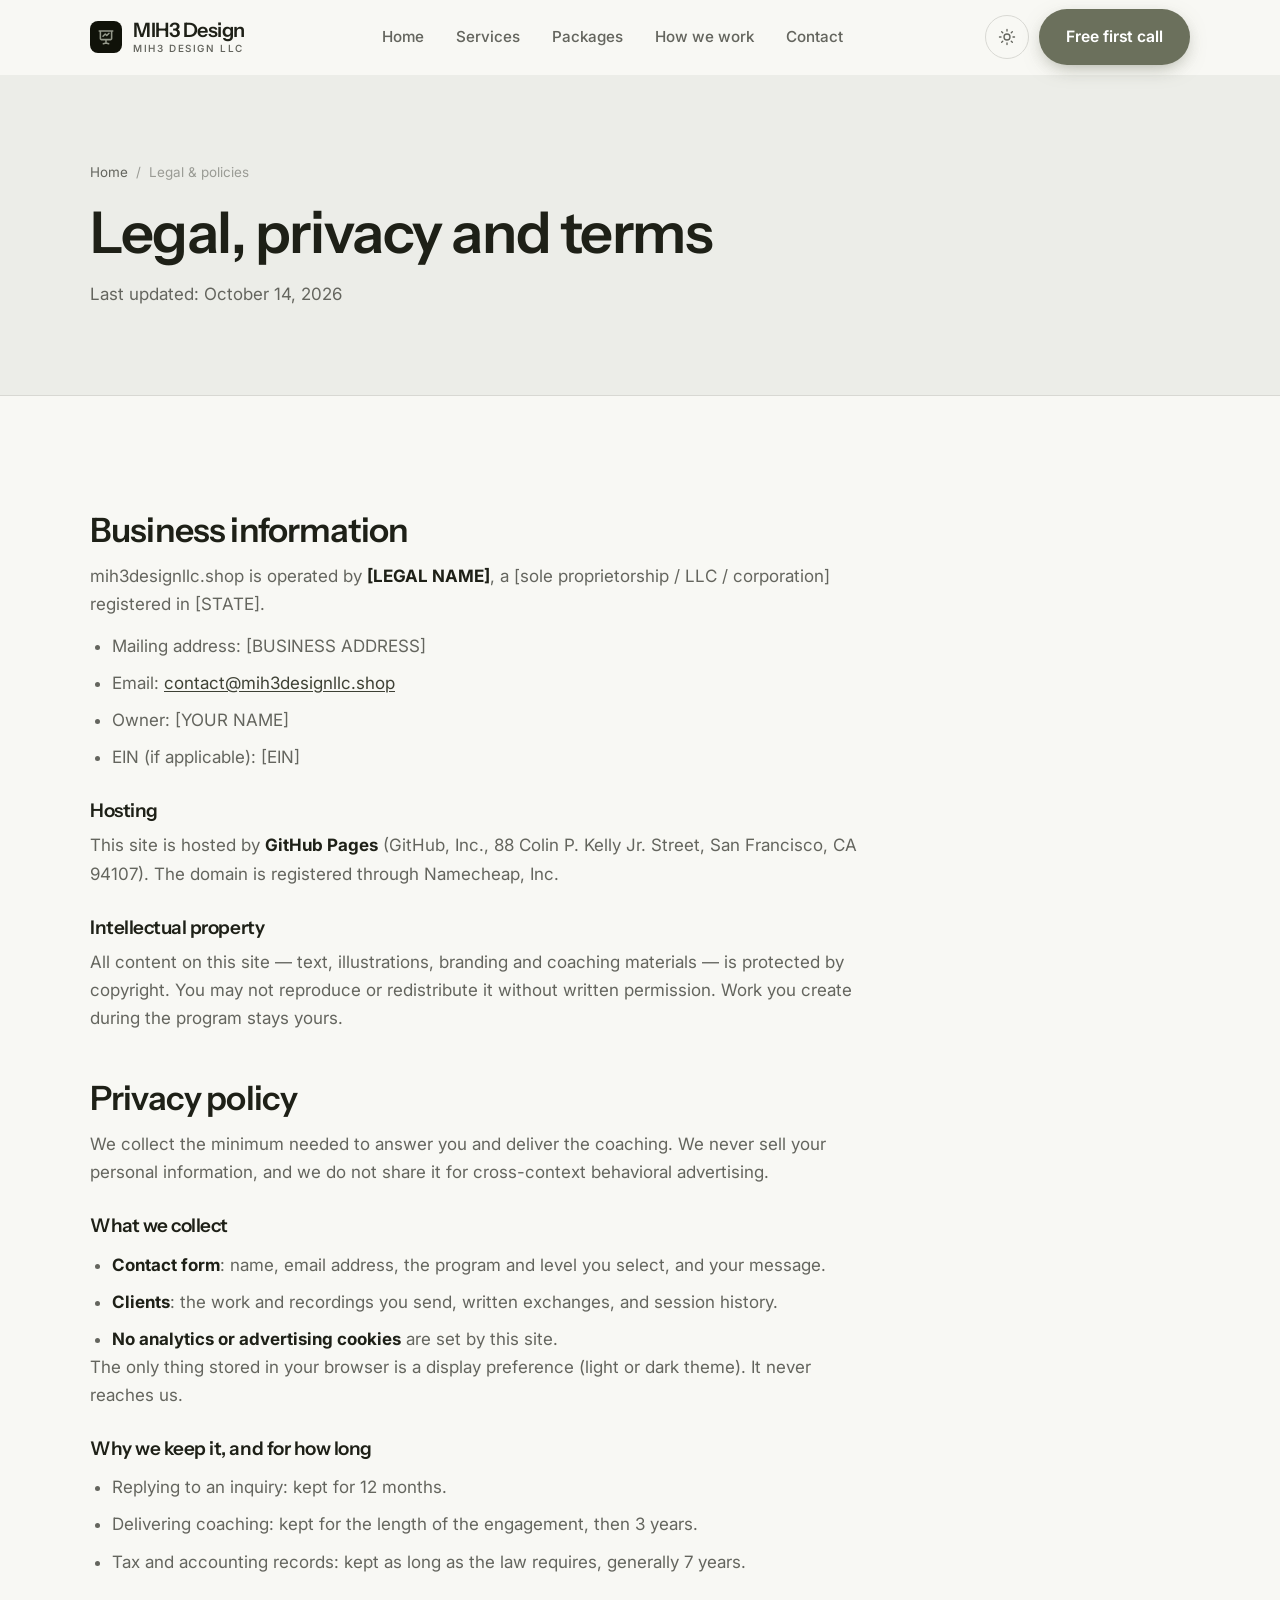
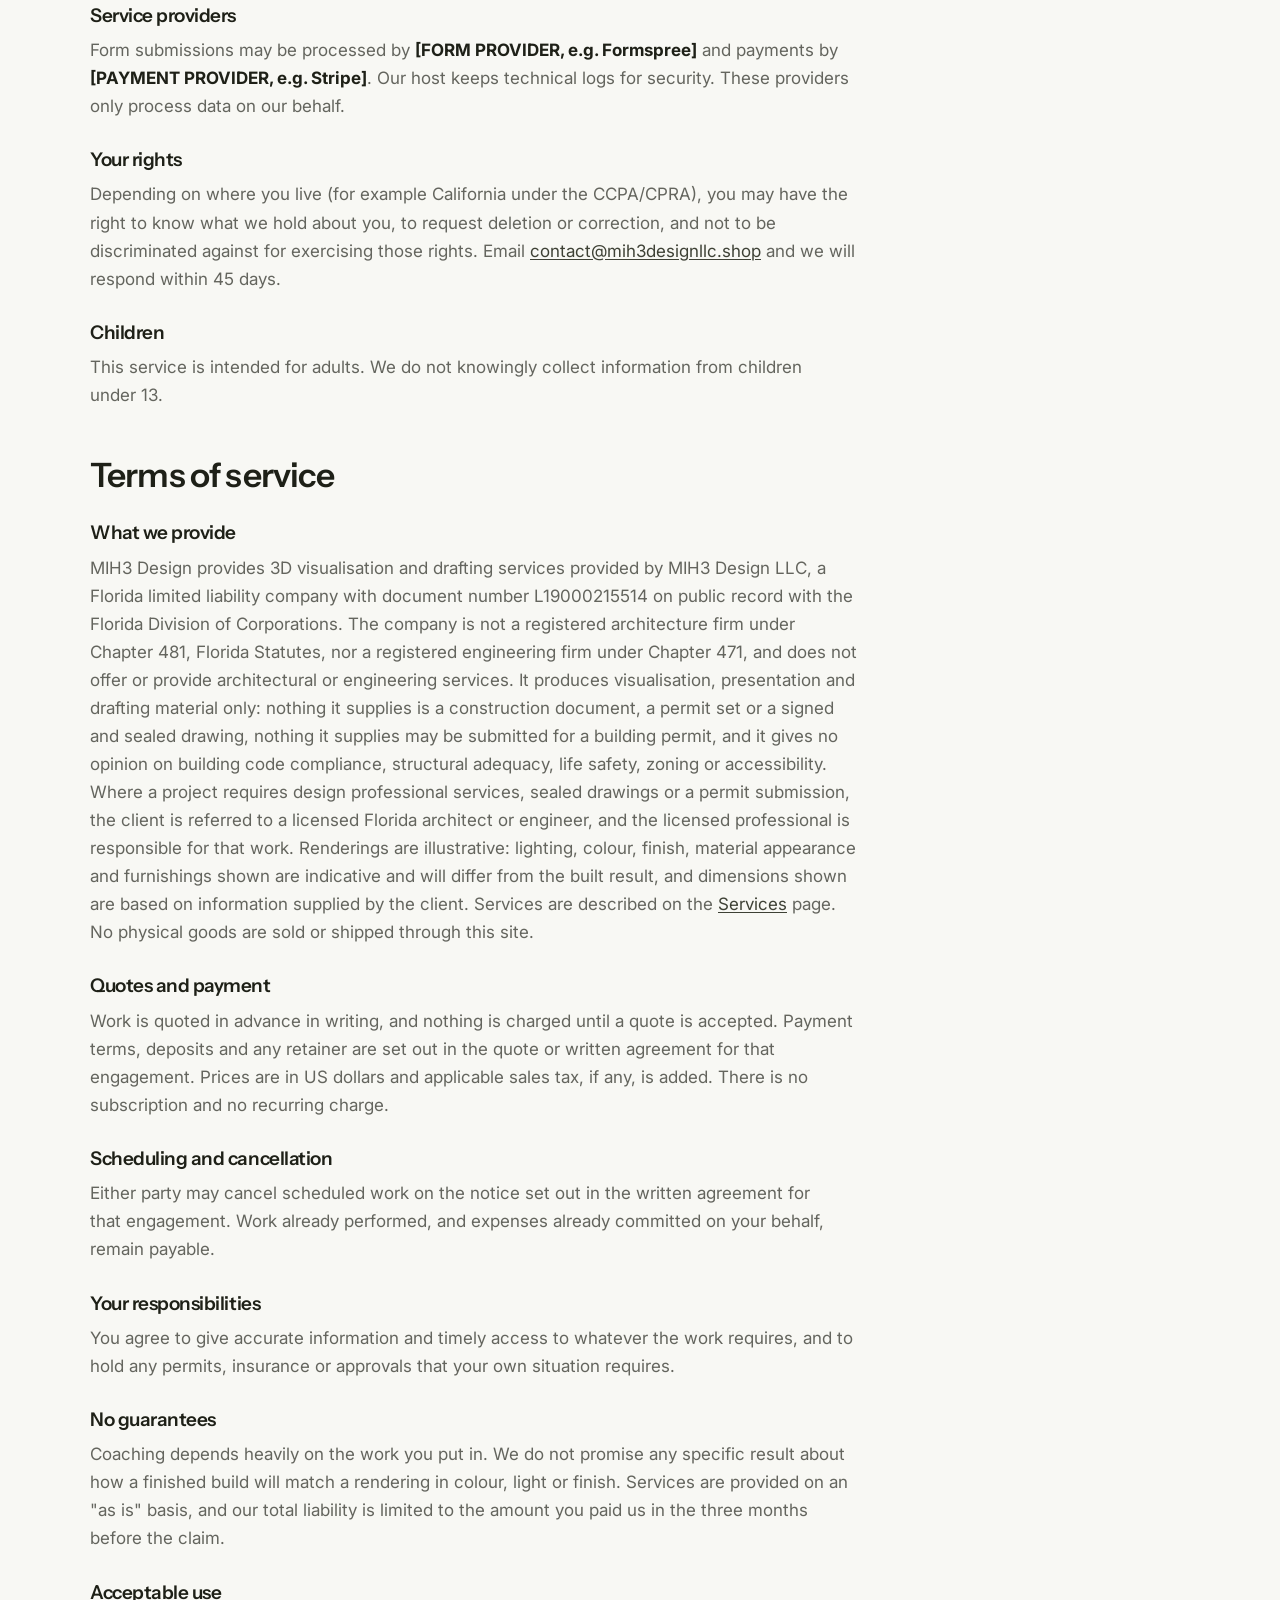
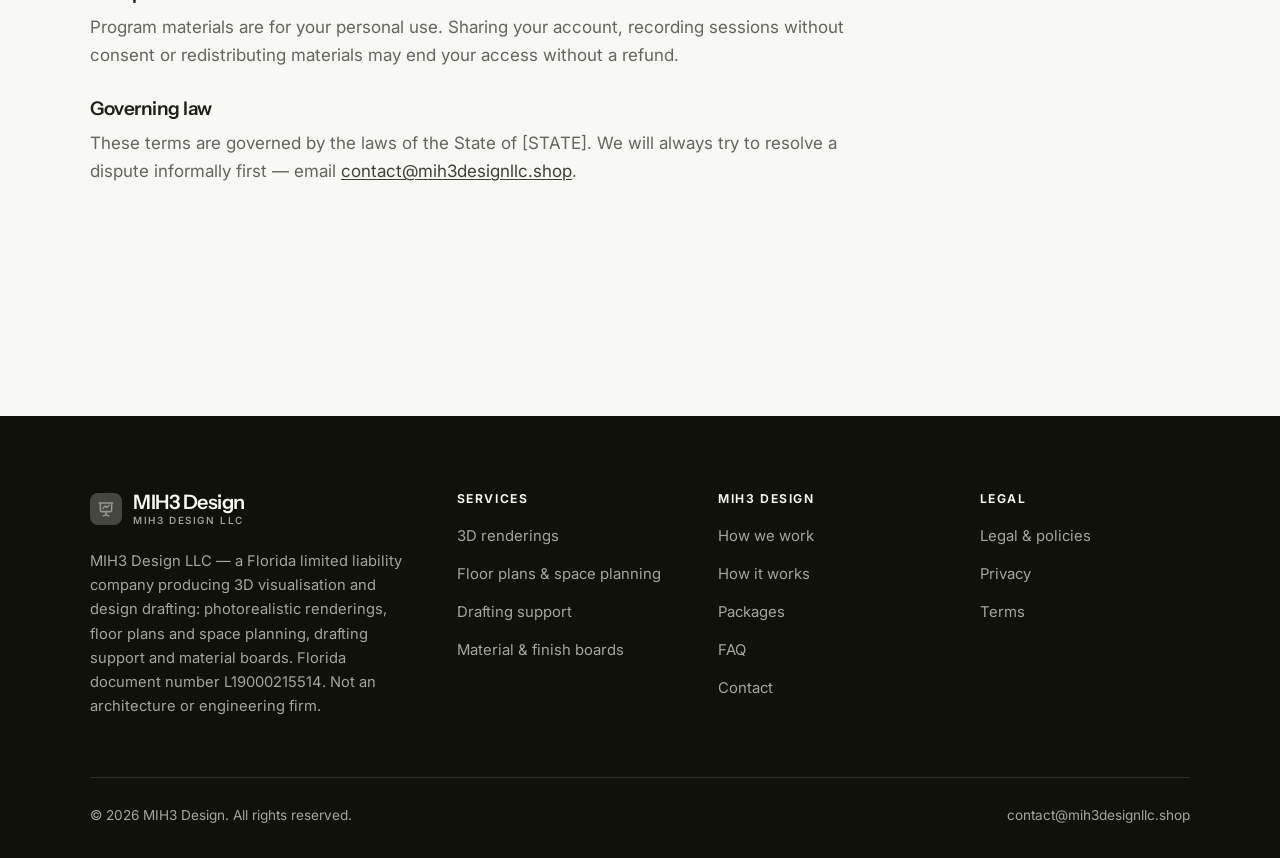
<file: legal.html>
<!DOCTYPE html>
<html lang="en" class="no-js">
<head>
<meta charset="utf-8">
<meta name="viewport" content="width=device-width, initial-scale=1">
<title>Legal, privacy and terms — MIH3 Design</title>
<meta name="description" content="Business information, privacy policy and terms of service for MIH3 Design.">
<meta name="robots" content="noindex">

<meta property="og:type" content="website">
<meta property="og:url" content="https://mih3designllc.shop/legal.html">
<meta property="og:site_name" content="MIH3 Design">
<meta property="og:locale" content="en_US">
<meta property="og:title" content="Legal, privacy and terms — MIH3 Design">
<meta property="og:description" content="Business information, privacy policy and terms of service for MIH3 Design.">
<meta name="theme-color" content="#101209">

<link rel="icon" href="assets/img/favicon.svg" type="image/svg+xml">
<link rel="preconnect" href="https://fonts.googleapis.com">
<link rel="preconnect" href="https://fonts.gstatic.com" crossorigin>
<link rel="stylesheet" href="https://fonts.googleapis.com/css2?family=Instrument+Sans:wght@400..700&family=Inter:wght@400..700&display=swap">
<link rel="stylesheet" href="assets/css/style.css">

<!-- Thème appliqué avant le premier rendu (évite le flash) -->
<script>
document.documentElement.classList.remove('no-js');
(function(){try{var t=localStorage.getItem('site-theme');if(t){document.documentElement.setAttribute('data-theme',t);}}catch(e){}})();
</script>
</head>

<body>
<a class="skip-link" href="#main">Skip to main content</a>

<header class="site-header">
  <nav class="wrap nav" aria-label="Main navigation">
    <a class="brand" href="index.html">
      <svg class="brand__mark" viewBox="0 0 64 64" aria-hidden="true">
        <rect class="bm-bg" width="64" height="64" rx="16"/>
        <g class="bm-ic" transform="translate(14 14) scale(1.5)" fill="none" stroke-width="2.1" stroke-linecap="round" stroke-linejoin="round"><path d="M3 4h18M4.5 4v10a1.5 1.5 0 0 0 1.5 1.5h12a1.5 1.5 0 0 0 1.5-1.5V4M12 15.5V20M8.5 21l3.5-1 3.5 1M8 11l3-3 2 2 3-3"/></g>
      </svg>
      <span>MIH3 Design<span class="brand__sub">MIH3 Design LLC</span></span>
    </a>

    <ul class="nav__links" id="nav-links">
      <li><a href="index.html">Home</a></li>
      <li><a href="programs.html">Services</a></li>
      <li><a href="index.html#pricing">Packages</a></li>
      <li><a href="about.html">How we work</a></li>
      <li><a href="contact.html">Contact</a></li>
      <li><a class="btn btn--primary" href="contact.html">Free first call</a></li>
    </ul>

    <div class="nav__cta">
      <button class="theme-toggle" type="button" aria-label="Switch to dark theme">
        <svg class="icon-sun" viewBox="0 0 24 24" fill="none" stroke="currentColor" stroke-width="1.8" stroke-linecap="round" aria-hidden="true"><circle cx="12" cy="12" r="4"/><path d="M12 2v2m0 16v2M2 12h2m16 0h2M4.9 4.9l1.4 1.4m11.4 11.4 1.4 1.4M19.1 4.9l-1.4 1.4M6.3 17.7l-1.4 1.4"/></svg>
        <svg class="icon-moon" viewBox="0 0 24 24" fill="none" stroke="currentColor" stroke-width="1.8" stroke-linecap="round" stroke-linejoin="round" aria-hidden="true"><path d="M21 12.8A9 9 0 1 1 11.2 3a7 7 0 0 0 9.8 9.8z"/></svg>
      </button>
      <a class="btn btn--primary" href="contact.html">Free first call</a>
      <button class="nav__toggle" type="button" aria-expanded="false" aria-controls="nav-links" aria-label="Open menu">
        <svg class="icon-open" viewBox="0 0 24 24" fill="none" stroke="currentColor" stroke-width="2" stroke-linecap="round" aria-hidden="true"><path d="M3 6h18M3 12h18M3 18h18"/></svg>
        <svg class="icon-close" viewBox="0 0 24 24" fill="none" stroke="currentColor" stroke-width="2" stroke-linecap="round" aria-hidden="true"><path d="M6 6l12 12M18 6L6 18"/></svg>
      </button>
    </div>
  </nav>
</header>

<main id="main">

<section class="page-head">
  <div class="wrap">
    <nav class="breadcrumb" aria-label="Breadcrumb">
      <a href="index.html">Home</a><span>/</span><span aria-current="page">Legal &amp; policies</span>
    </nav>
    <h1>Legal, privacy and terms</h1>
    <p>Last updated: <time datetime="2026-10-14">October 14, 2026</time></p>
  </div>
</section>

<section class="section wrap">
  <div class="prose">

    <!--
      TO DO: this is a skeleton, not legal advice. Replace every [BRACKET] with
      your real details before selling, and have a lawyer review it if you can.
      Consumer protection rules differ by state.
    -->

    <h2 id="business">Business information</h2>
    <p>
      mih3designllc.shop is operated by <strong>[LEGAL NAME]</strong>, a [sole proprietorship / LLC / corporation]
      registered in [STATE].
    </p>
    <ul>
      <li>Mailing address: [BUSINESS ADDRESS]</li>
      <li>Email: <a href="mailto:contact@mih3designllc.shop">contact@mih3designllc.shop</a></li>
      <li>Owner: [YOUR NAME]</li>
      <li>EIN (if applicable): [EIN]</li>
    </ul>

    <h3>Hosting</h3>
    <p>
      This site is hosted by <strong>GitHub Pages</strong> (GitHub, Inc., 88 Colin P. Kelly Jr. Street,
      San Francisco, CA 94107). The domain is registered through Namecheap, Inc.
    </p>

    <h3>Intellectual property</h3>
    <p>
      All content on this site — text, illustrations, branding and coaching materials — is protected by
      copyright. You may not reproduce or redistribute it without written permission. Work you create during
      the program stays yours.
    </p>

    <h2 id="privacy">Privacy policy</h2>
    <p>
      We collect the minimum needed to answer you and deliver the coaching. We never sell your personal
      information, and we do not share it for cross-context behavioral advertising.
    </p>
    <h3>What we collect</h3>
    <ul>
      <li><strong>Contact form</strong>: name, email address, the program and level you select, and your message.</li>
      <li><strong>Clients</strong>: the work and recordings you send, written exchanges, and session history.</li>
      <li><strong>No analytics or advertising cookies</strong> are set by this site.</li>
    </ul>
    <p>
      The only thing stored in your browser is a display preference (light or dark theme). It never reaches us.
    </p>
    <h3>Why we keep it, and for how long</h3>
    <ul>
      <li>Replying to an inquiry: kept for 12 months.</li>
      <li>Delivering coaching: kept for the length of the engagement, then 3 years.</li>
      <li>Tax and accounting records: kept as long as the law requires, generally 7 years.</li>
    </ul>
    <h3>Service providers</h3>
    <p>
      Form submissions may be processed by <strong>[FORM PROVIDER, e.g. Formspree]</strong> and payments by
      <strong>[PAYMENT PROVIDER, e.g. Stripe]</strong>. Our host keeps technical logs for security. These
      providers only process data on our behalf.
    </p>
    <h3>Your rights</h3>
    <p>
      Depending on where you live (for example California under the CCPA/CPRA), you may have the right to
      know what we hold about you, to request deletion or correction, and not to be discriminated against for
      exercising those rights. Email <a href="mailto:contact@mih3designllc.shop">contact@mih3designllc.shop</a> and we will respond within 45 days.
    </p>
    <h3>Children</h3>
    <p>
      This service is intended for adults. We do not knowingly collect information from children under 13.
    </p>

    <h2 id="terms">Terms of service</h2>
    <h3>What we provide</h3>
    <p>
      MIH3 Design provides 3D visualisation and drafting services provided by MIH3 Design LLC, a Florida limited liability company with document number L19000215514 on public record with the Florida Division of Corporations. The company is not a registered architecture firm under Chapter 481, Florida Statutes, nor a registered engineering firm under Chapter 471, and does not offer or provide architectural or engineering services. It produces visualisation, presentation and drafting material only: nothing it supplies is a construction document, a permit set or a signed and sealed drawing, nothing it supplies may be submitted for a building permit, and it gives no opinion on building code compliance, structural adequacy, life safety, zoning or accessibility. Where a project requires design professional services, sealed drawings or a permit submission, the client is referred to a licensed Florida architect or engineer, and the licensed professional is responsible for that work. Renderings are illustrative: lighting, colour, finish, material appearance and furnishings shown are indicative and will differ from the built result, and dimensions shown are based on information supplied by the client. Services are described on the
      <a href="programs.html">Services</a> page. No physical goods are sold or shipped through this site.
    </p>
    <h3>Quotes and payment</h3>
    <p>
      Work is quoted in advance in writing, and nothing is charged until a quote is accepted. Payment terms,
      deposits and any retainer are set out in the quote or written agreement for that engagement. Prices are in
      US dollars and applicable sales tax, if any, is added. There is no subscription and no recurring charge.
    </p>
    <h3>Scheduling and cancellation</h3>
    <p>
      Either party may cancel scheduled work on the notice set out in the written agreement for that engagement.
      Work already performed, and expenses already committed on your behalf, remain payable.
    </p>
    <h3>Your responsibilities</h3>
    <p>
      You agree to give accurate information and timely access to whatever the work requires, and to hold any
      permits, insurance or approvals that your own situation requires.
    </p>

    <h3>No guarantees</h3>
    <p>
      Coaching depends heavily on the work you put in. We do not promise any specific result
      about how a finished build will match a rendering in colour, light or finish. Services are provided on an "as is" basis, and our total
      liability is limited to the amount you paid us in the three months before the claim.
    </p>
    <h3>Acceptable use</h3>
    <p>
      Program materials are for your personal use. Sharing your account, recording sessions without consent
      or redistributing materials may end your access without a refund.
    </p>
    <h3>Governing law</h3>
    <p>
      These terms are governed by the laws of the State of [STATE]. We will always try to resolve a dispute
      informally first — email <a href="mailto:contact@mih3designllc.shop">contact@mih3designllc.shop</a>.
    </p>

  </div>
</section>

</main>

<footer class="site-footer">
  <div class="wrap">
    <div class="footer__grid">
      <div class="footer__brand">
        <a class="brand" href="index.html">
          <svg class="brand__mark" viewBox="0 0 64 64" aria-hidden="true">
        <rect class="bm-bg" width="64" height="64" rx="16"/>
        <g class="bm-ic" transform="translate(14 14) scale(1.5)" fill="none" stroke-width="2.1" stroke-linecap="round" stroke-linejoin="round"><path d="M3 4h18M4.5 4v10a1.5 1.5 0 0 0 1.5 1.5h12a1.5 1.5 0 0 0 1.5-1.5V4M12 15.5V20M8.5 21l3.5-1 3.5 1M8 11l3-3 2 2 3-3"/></g>
      </svg>
          <span>MIH3 Design<span class="brand__sub">MIH3 Design LLC</span></span>
        </a>
        <p>MIH3 Design LLC — a Florida limited liability company producing 3D visualisation and design drafting: photorealistic renderings, floor plans and space planning, drafting support and material boards. Florida document number L19000215514. Not an architecture or engineering firm.</p>
      </div>

      <div class="footer__col">
        <h4>Services</h4>
        <ul>
          <li><a href="programs.html#renders">3D renderings</a></li>
          <li><a href="programs.html#plans">Floor plans &amp; space planning</a></li>
          <li><a href="programs.html#drafting">Drafting support</a></li>
          <li><a href="programs.html#materials">Material &amp; finish boards</a></li>
        </ul>
      </div>

      <div class="footer__col">
        <h4>MIH3 Design</h4>
        <ul>
          <li><a href="about.html">How we work</a></li>
          <li><a href="index.html#how-it-works">How it works</a></li>
          <li><a href="index.html#pricing">Packages</a></li>
          <li><a href="index.html#faq">FAQ</a></li>
          <li><a href="contact.html">Contact</a></li>
        </ul>
      </div>

      <div class="footer__col">
        <h4>Legal</h4>
        <ul>
          <li><a href="legal.html">Legal &amp; policies</a></li>
          <li><a href="legal.html#privacy">Privacy</a></li>
          <li><a href="legal.html#terms">Terms</a></li>
        </ul>
      </div>
    </div>

    <div class="footer__bottom">
      <p>© <span data-year>2026</span> MIH3 Design. All rights reserved.</p>
      <p><a href="mailto:contact@mih3designllc.shop">contact@mih3designllc.shop</a></p>
    </div>
  </div>
</footer>

<script src="assets/js/main.js" defer></script>
</body>
</html>
</file>
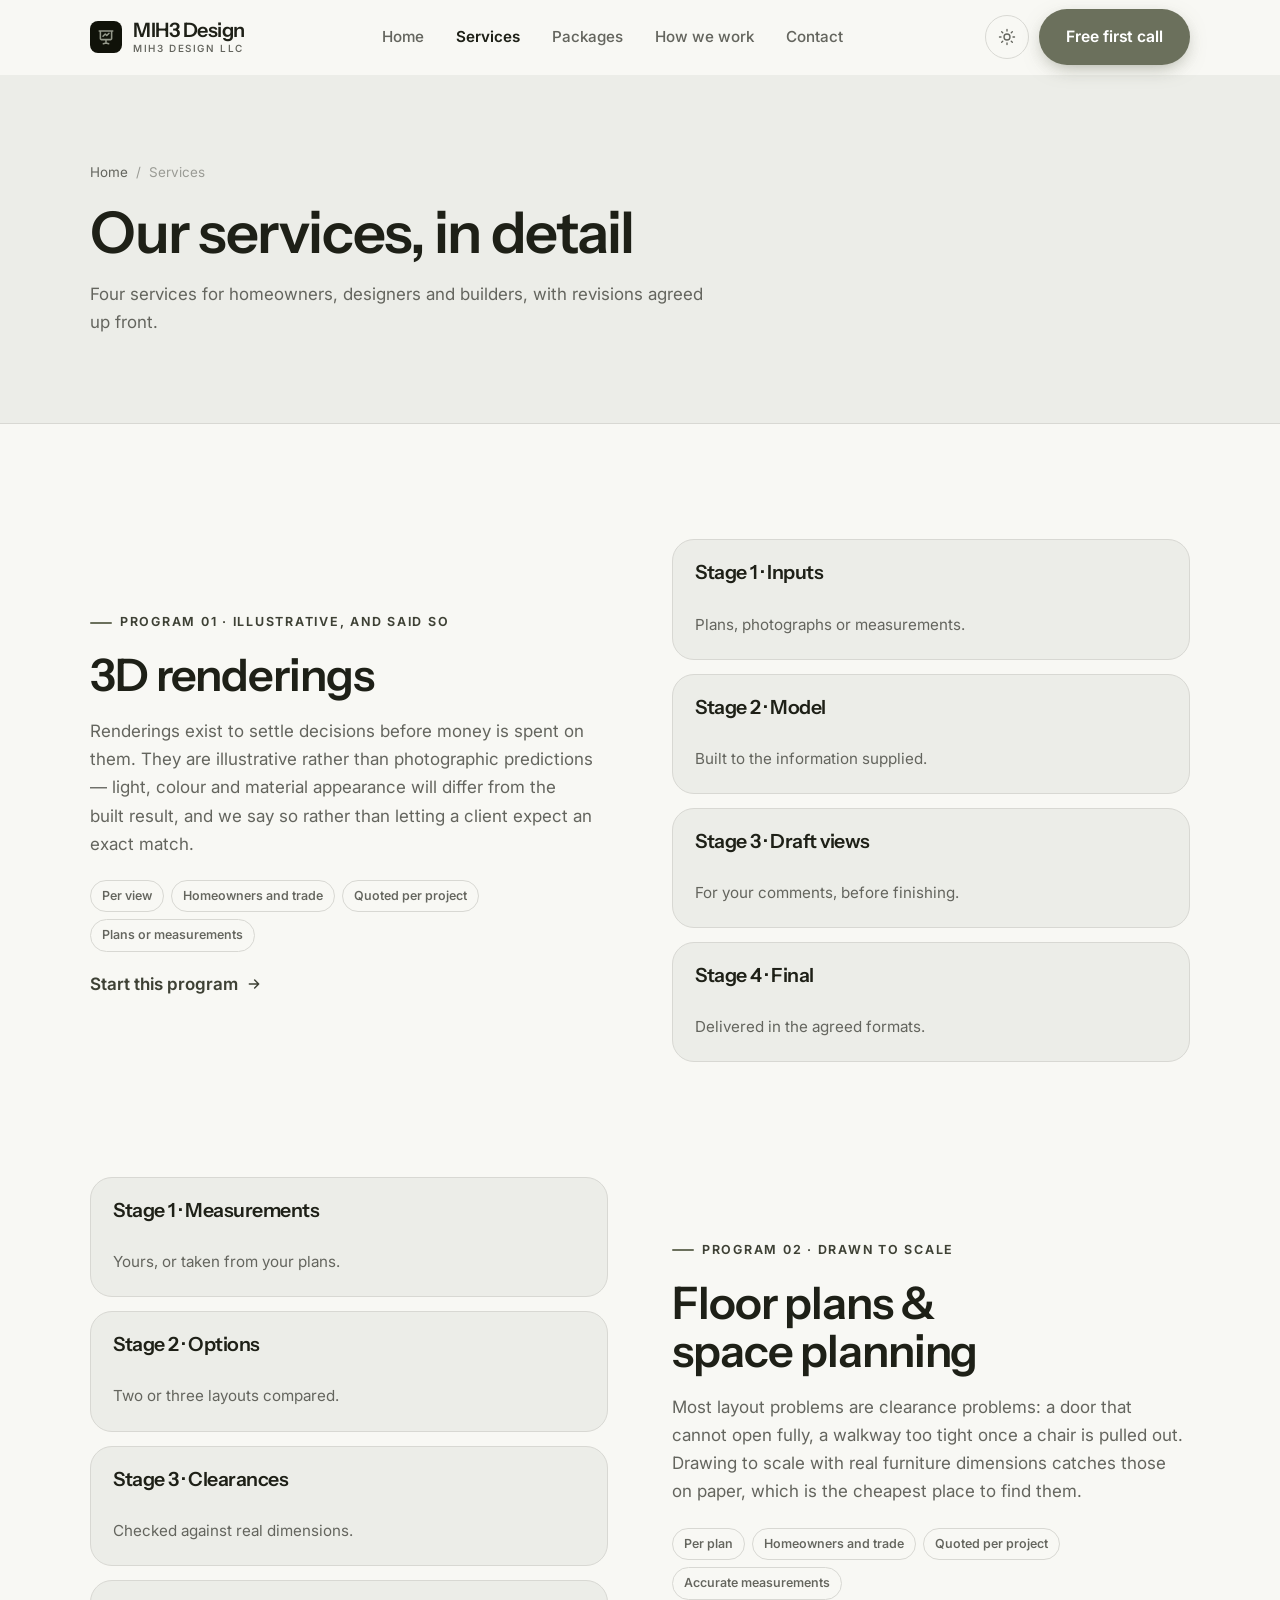
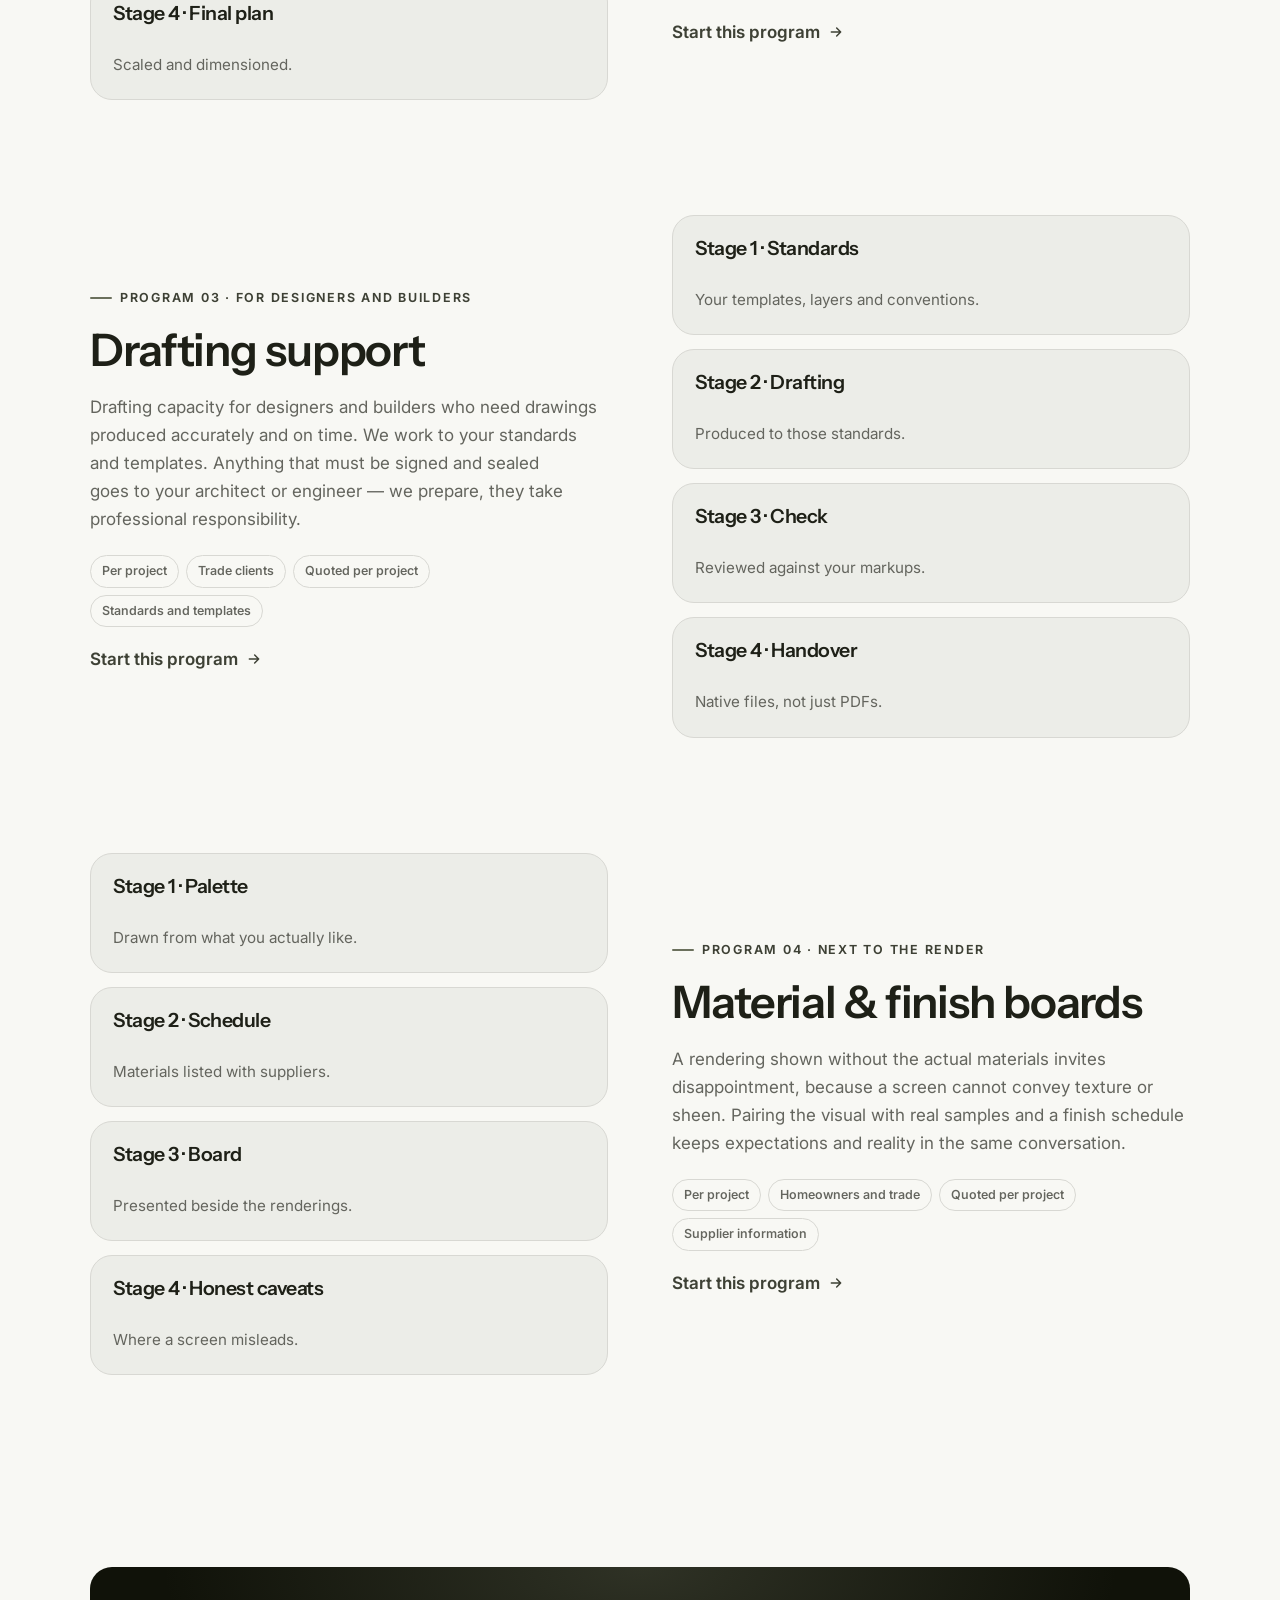
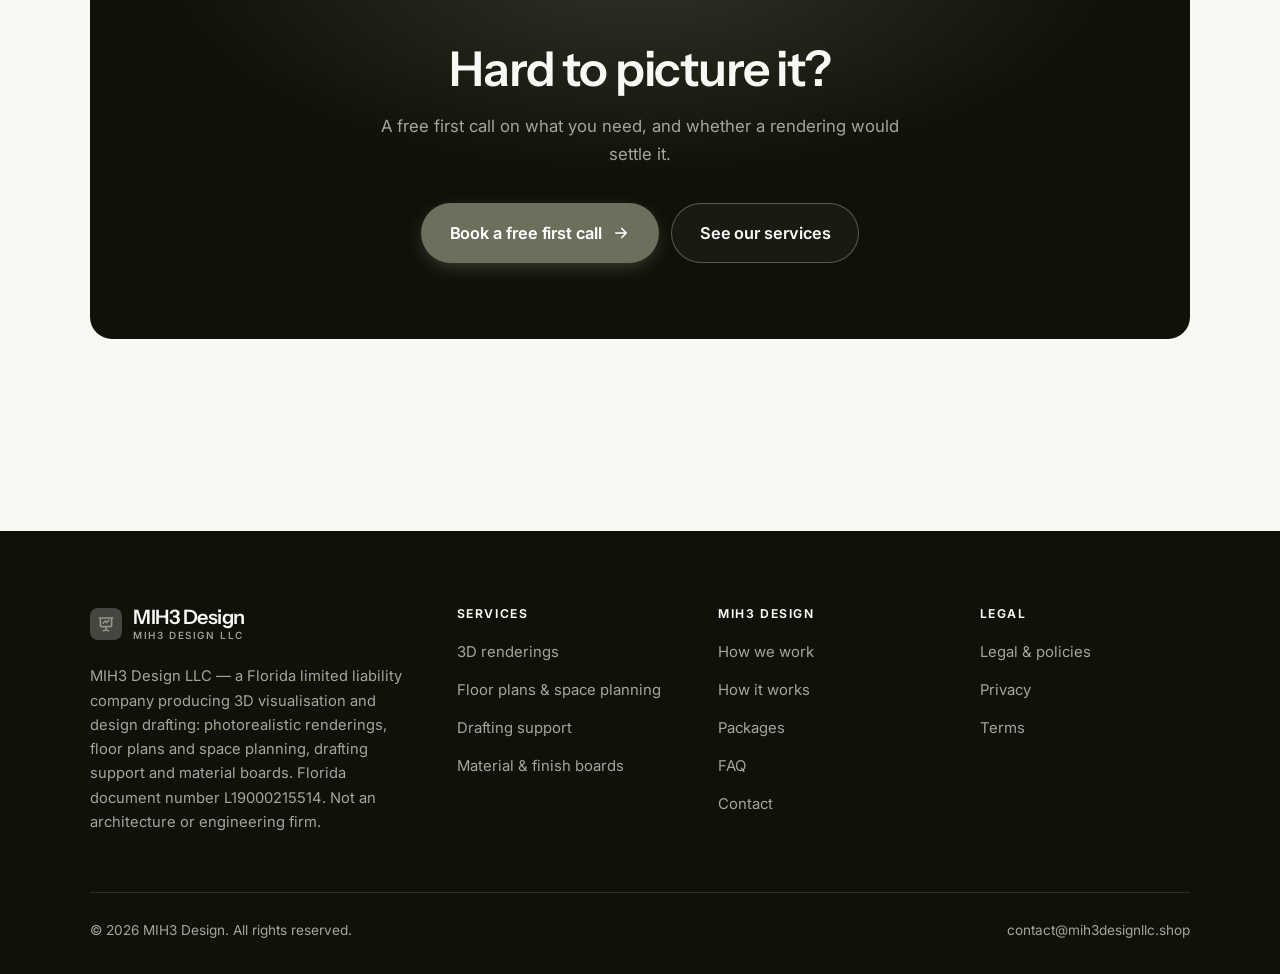
<file: programs.html>
<!DOCTYPE html>
<html lang="en" class="no-js">
<head>
<meta charset="utf-8">
<meta name="viewport" content="width=device-width, initial-scale=1">
<title>Services — MIH3 Design</title>
<meta name="description" content="Services of MIH3 Design LLC: 3D renderings, floor plans and space planning, drafting support, and material and finish boards.">
<link rel="canonical" href="https://mih3designllc.shop/programs.html">

<meta property="og:type" content="website">
<meta property="og:url" content="https://mih3designllc.shop/programs.html">
<meta property="og:site_name" content="MIH3 Design">
<meta property="og:locale" content="en_US">
<meta property="og:title" content="Services — MIH3 Design">
<meta property="og:description" content="Services of MIH3 Design LLC: 3D renderings, floor plans and space planning, drafting support, and material and finish boards.">
<meta name="theme-color" content="#101209">

<link rel="icon" href="assets/img/favicon.svg" type="image/svg+xml">
<link rel="preconnect" href="https://fonts.googleapis.com">
<link rel="preconnect" href="https://fonts.gstatic.com" crossorigin>
<link rel="stylesheet" href="https://fonts.googleapis.com/css2?family=Instrument+Sans:wght@400..700&family=Inter:wght@400..700&display=swap">
<link rel="stylesheet" href="assets/css/style.css">

<!-- Thème appliqué avant le premier rendu (évite le flash) -->
<script>
document.documentElement.classList.remove('no-js');
(function(){try{var t=localStorage.getItem('site-theme');if(t){document.documentElement.setAttribute('data-theme',t);}}catch(e){}})();
</script>
</head>

<body>
<a class="skip-link" href="#main">Skip to main content</a>

<header class="site-header">
  <nav class="wrap nav" aria-label="Main navigation">
    <a class="brand" href="index.html">
      <svg class="brand__mark" viewBox="0 0 64 64" aria-hidden="true">
        <rect class="bm-bg" width="64" height="64" rx="16"/>
        <g class="bm-ic" transform="translate(14 14) scale(1.5)" fill="none" stroke-width="2.1" stroke-linecap="round" stroke-linejoin="round"><path d="M3 4h18M4.5 4v10a1.5 1.5 0 0 0 1.5 1.5h12a1.5 1.5 0 0 0 1.5-1.5V4M12 15.5V20M8.5 21l3.5-1 3.5 1M8 11l3-3 2 2 3-3"/></g>
      </svg>
      <span>MIH3 Design<span class="brand__sub">MIH3 Design LLC</span></span>
    </a>

    <ul class="nav__links" id="nav-links">
      <li><a href="index.html">Home</a></li>
      <li><a href="programs.html" aria-current="page">Services</a></li>
      <li><a href="index.html#pricing">Packages</a></li>
      <li><a href="about.html">How we work</a></li>
      <li><a href="contact.html">Contact</a></li>
      <li><a class="btn btn--primary" href="contact.html">Free first call</a></li>
    </ul>

    <div class="nav__cta">
      <button class="theme-toggle" type="button" aria-label="Switch to dark theme">
        <svg class="icon-sun" viewBox="0 0 24 24" fill="none" stroke="currentColor" stroke-width="1.8" stroke-linecap="round" aria-hidden="true"><circle cx="12" cy="12" r="4"/><path d="M12 2v2m0 16v2M2 12h2m16 0h2M4.9 4.9l1.4 1.4m11.4 11.4 1.4 1.4M19.1 4.9l-1.4 1.4M6.3 17.7l-1.4 1.4"/></svg>
        <svg class="icon-moon" viewBox="0 0 24 24" fill="none" stroke="currentColor" stroke-width="1.8" stroke-linecap="round" stroke-linejoin="round" aria-hidden="true"><path d="M21 12.8A9 9 0 1 1 11.2 3a7 7 0 0 0 9.8 9.8z"/></svg>
      </button>
      <a class="btn btn--primary" href="contact.html">Free first call</a>
      <button class="nav__toggle" type="button" aria-expanded="false" aria-controls="nav-links" aria-label="Open menu">
        <svg class="icon-open" viewBox="0 0 24 24" fill="none" stroke="currentColor" stroke-width="2" stroke-linecap="round" aria-hidden="true"><path d="M3 6h18M3 12h18M3 18h18"/></svg>
        <svg class="icon-close" viewBox="0 0 24 24" fill="none" stroke="currentColor" stroke-width="2" stroke-linecap="round" aria-hidden="true"><path d="M6 6l12 12M18 6L6 18"/></svg>
      </button>
    </div>
  </nav>
</header>

<main id="main">

<section class="page-head">
  <div class="wrap">
    <nav class="breadcrumb" aria-label="Breadcrumb">
      <a href="index.html">Home</a><span>/</span><span aria-current="page">Services</span>
    </nav>
    <h1>Our services, in detail</h1>
    <p>Four services for homeowners, designers and builders, with revisions agreed up front.</p>
  </div>
</section>

<section class="section wrap" id="renders">
  <div class="split reveal">
    <div>
      <span class="eyebrow">Program 01 · Illustrative, and said so</span>
      <h2>3D renderings</h2>
      <p>Renderings exist to settle decisions before money is spent on them. They are illustrative rather than photographic predictions — light, colour and material appearance will differ from the built result, and we say so rather than letting a client expect an exact match.</p>
      <ul class="tags"><li>Per view</li><li>Homeowners and trade</li><li>Quoted per project</li><li>Plans or measurements</li></ul>
      <p><a class="arrow-link" href="contact.html">Start this program <svg viewBox="0 0 24 24" fill="none" stroke="currentColor" stroke-width="2.2" stroke-linecap="round" stroke-linejoin="round" aria-hidden="true"><path d="M5 12h14M13 6l6 6-6 6"/></svg></a></p>
    </div>
    <div class="grid grid--2 grid--tight">
      <article class="card card--sm">
        <h3>Stage 1 · Inputs</h3>
        <p>Plans, photographs or measurements.</p>
      </article>
      <article class="card card--sm">
        <h3>Stage 2 · Model</h3>
        <p>Built to the information supplied.</p>
      </article>
      <article class="card card--sm">
        <h3>Stage 3 · Draft views</h3>
        <p>For your comments, before finishing.</p>
      </article>
      <article class="card card--sm">
        <h3>Stage 4 · Final</h3>
        <p>Delivered in the agreed formats.</p>
      </article>
    </div>
  </div>
</section>

<section class="section section--flush wrap" id="plans">
  <div class="split reveal">
    <div class="grid grid--2 grid--tight">
      <article class="card card--sm">
        <h3>Stage 1 · Measurements</h3>
        <p>Yours, or taken from your plans.</p>
      </article>
      <article class="card card--sm">
        <h3>Stage 2 · Options</h3>
        <p>Two or three layouts compared.</p>
      </article>
      <article class="card card--sm">
        <h3>Stage 3 · Clearances</h3>
        <p>Checked against real dimensions.</p>
      </article>
      <article class="card card--sm">
        <h3>Stage 4 · Final plan</h3>
        <p>Scaled and dimensioned.</p>
      </article>
    </div>
    <div>
      <span class="eyebrow">Program 02 · Drawn to scale</span>
      <h2>Floor plans &amp; space planning</h2>
      <p>Most layout problems are clearance problems: a door that cannot open fully, a walkway too tight once a chair is pulled out. Drawing to scale with real furniture dimensions catches those on paper, which is the cheapest place to find them.</p>
      <ul class="tags"><li>Per plan</li><li>Homeowners and trade</li><li>Quoted per project</li><li>Accurate measurements</li></ul>
      <p><a class="arrow-link" href="contact.html">Start this program <svg viewBox="0 0 24 24" fill="none" stroke="currentColor" stroke-width="2.2" stroke-linecap="round" stroke-linejoin="round" aria-hidden="true"><path d="M5 12h14M13 6l6 6-6 6"/></svg></a></p>
    </div>
  </div>
</section>

<section class="section section--flush wrap" id="drafting">
  <div class="split reveal">
    <div>
      <span class="eyebrow">Program 03 · For designers and builders</span>
      <h2>Drafting support</h2>
      <p>Drafting capacity for designers and builders who need drawings produced accurately and on time. We work to your standards and templates. Anything that must be signed and sealed goes to your architect or engineer — we prepare, they take professional responsibility.</p>
      <ul class="tags"><li>Per project</li><li>Trade clients</li><li>Quoted per project</li><li>Standards and templates</li></ul>
      <p><a class="arrow-link" href="contact.html">Start this program <svg viewBox="0 0 24 24" fill="none" stroke="currentColor" stroke-width="2.2" stroke-linecap="round" stroke-linejoin="round" aria-hidden="true"><path d="M5 12h14M13 6l6 6-6 6"/></svg></a></p>
    </div>
    <div class="grid grid--2 grid--tight">
      <article class="card card--sm">
        <h3>Stage 1 · Standards</h3>
        <p>Your templates, layers and conventions.</p>
      </article>
      <article class="card card--sm">
        <h3>Stage 2 · Drafting</h3>
        <p>Produced to those standards.</p>
      </article>
      <article class="card card--sm">
        <h3>Stage 3 · Check</h3>
        <p>Reviewed against your markups.</p>
      </article>
      <article class="card card--sm">
        <h3>Stage 4 · Handover</h3>
        <p>Native files, not just PDFs.</p>
      </article>
    </div>
  </div>
</section>

<section class="section section--flush wrap" id="materials">
  <div class="split reveal">
    <div class="grid grid--2 grid--tight">
      <article class="card card--sm">
        <h3>Stage 1 · Palette</h3>
        <p>Drawn from what you actually like.</p>
      </article>
      <article class="card card--sm">
        <h3>Stage 2 · Schedule</h3>
        <p>Materials listed with suppliers.</p>
      </article>
      <article class="card card--sm">
        <h3>Stage 3 · Board</h3>
        <p>Presented beside the renderings.</p>
      </article>
      <article class="card card--sm">
        <h3>Stage 4 · Honest caveats</h3>
        <p>Where a screen misleads.</p>
      </article>
    </div>
    <div>
      <span class="eyebrow">Program 04 · Next to the render</span>
      <h2>Material &amp; finish boards</h2>
      <p>A rendering shown without the actual materials invites disappointment, because a screen cannot convey texture or sheen. Pairing the visual with real samples and a finish schedule keeps expectations and reality in the same conversation.</p>
      <ul class="tags"><li>Per project</li><li>Homeowners and trade</li><li>Quoted per project</li><li>Supplier information</li></ul>
      <p><a class="arrow-link" href="contact.html">Start this program <svg viewBox="0 0 24 24" fill="none" stroke="currentColor" stroke-width="2.2" stroke-linecap="round" stroke-linejoin="round" aria-hidden="true"><path d="M5 12h14M13 6l6 6-6 6"/></svg></a></p>
    </div>
  </div>
</section>

<section class="wrap section--tight">
  <div class="cta-band reveal">
    <h2>Hard to picture it?</h2>
    <p>A free first call on what you need, and whether a rendering would settle it.</p>
    <div class="hero__actions">
      <a class="btn btn--primary btn--lg" href="contact.html">Book a free first call <svg viewBox="0 0 24 24" fill="none" stroke="currentColor" stroke-width="2.2" stroke-linecap="round" stroke-linejoin="round" aria-hidden="true"><path d="M5 12h14M13 6l6 6-6 6"/></svg></a>
      <a class="btn btn--on-dark btn--lg" href="programs.html">See our services</a>
    </div>
  </div>
</section>

</main>

<footer class="site-footer">
  <div class="wrap">
    <div class="footer__grid">
      <div class="footer__brand">
        <a class="brand" href="index.html">
          <svg class="brand__mark" viewBox="0 0 64 64" aria-hidden="true">
        <rect class="bm-bg" width="64" height="64" rx="16"/>
        <g class="bm-ic" transform="translate(14 14) scale(1.5)" fill="none" stroke-width="2.1" stroke-linecap="round" stroke-linejoin="round"><path d="M3 4h18M4.5 4v10a1.5 1.5 0 0 0 1.5 1.5h12a1.5 1.5 0 0 0 1.5-1.5V4M12 15.5V20M8.5 21l3.5-1 3.5 1M8 11l3-3 2 2 3-3"/></g>
      </svg>
          <span>MIH3 Design<span class="brand__sub">MIH3 Design LLC</span></span>
        </a>
        <p>MIH3 Design LLC — a Florida limited liability company producing 3D visualisation and design drafting: photorealistic renderings, floor plans and space planning, drafting support and material boards. Florida document number L19000215514. Not an architecture or engineering firm.</p>
      </div>

      <div class="footer__col">
        <h4>Services</h4>
        <ul>
          <li><a href="programs.html#renders">3D renderings</a></li>
          <li><a href="programs.html#plans">Floor plans &amp; space planning</a></li>
          <li><a href="programs.html#drafting">Drafting support</a></li>
          <li><a href="programs.html#materials">Material &amp; finish boards</a></li>
        </ul>
      </div>

      <div class="footer__col">
        <h4>MIH3 Design</h4>
        <ul>
          <li><a href="about.html">How we work</a></li>
          <li><a href="index.html#how-it-works">How it works</a></li>
          <li><a href="index.html#pricing">Packages</a></li>
          <li><a href="index.html#faq">FAQ</a></li>
          <li><a href="contact.html">Contact</a></li>
        </ul>
      </div>

      <div class="footer__col">
        <h4>Legal</h4>
        <ul>
          <li><a href="legal.html">Legal &amp; policies</a></li>
          <li><a href="legal.html#privacy">Privacy</a></li>
          <li><a href="legal.html#terms">Terms</a></li>
        </ul>
      </div>
    </div>

    <div class="footer__bottom">
      <p>© <span data-year>2026</span> MIH3 Design. All rights reserved.</p>
      <p><a href="mailto:contact@mih3designllc.shop">contact@mih3designllc.shop</a></p>
    </div>
  </div>
</footer>

<script src="assets/js/main.js" defer></script>
</body>
</html>
</file>
<file: assets/css/style.css>
/* MIH3 Design — couleurs et polices de la marque.
   Modifier ces valeurs suffit à changer l'identité visuelle de tout le site. */
:root {
  --c-accent:    #6b705c;
  --c-on-accent: #ffffff;
  --c-ink:       #101209;
  --c-paper:     #f8f8f4;

  --accent-ink-light: color-mix(in srgb, var(--c-accent) 58%, black);
  --accent-on-dark:   color-mix(in srgb, var(--c-accent) 72%, white);

  --font-display: "Instrument Sans", system-ui, -apple-system, "Segoe UI", sans-serif;
  --font-body: "Inter", system-ui, -apple-system, "Segoe UI", sans-serif;
  --display-weight: 600;
  --display-tracking: -.025em;
}

/* ==========================================================================
   Feuille de style commune aux sites de coaching
   Les couleurs de marque (--c-accent, --c-on-accent, --c-ink, --c-paper) et
   les polices sont définies juste au-dessus, par site. Tout le reste en dérive.
   ========================================================================== */

/* --------------------------------------------------------------------------
   1. Tokens dérivés
   -------------------------------------------------------------------------- */

:root {
  /* Thème clair */
  --paper:      var(--c-paper);
  --paper-2:    color-mix(in srgb, var(--c-paper) 95%, var(--c-ink));
  --paper-3:    color-mix(in srgb, var(--c-paper) 89%, var(--c-ink));
  --line:       color-mix(in srgb, var(--c-paper) 86%, var(--c-ink));
  --text:       color-mix(in srgb, var(--c-ink) 94%, var(--c-paper));
  --muted:      color-mix(in srgb, var(--c-ink) 64%, var(--c-paper));
  --accent:     var(--c-accent);
  --accent-600: color-mix(in srgb, var(--c-accent) 86%, black);
  --accent-ink: var(--accent-ink-light);
  --on-accent:  var(--c-on-accent);
  --ink:        var(--c-ink);
  --ink-soft:   color-mix(in srgb, var(--c-ink) 90%, white);
  --on-ink:     var(--c-paper);
  --on-ink-mut: color-mix(in srgb, var(--c-paper) 64%, var(--c-ink));
  --brand-bg:   var(--c-ink);

  /* Rayons */
  --r-sm: 8px;
  --r-md: 14px;
  --r-lg: 22px;
  --r-full: 999px;

  /* Ombres */
  --sh-1: 0 1px 2px rgba(0, 0, 0, .05), 0 2px 8px rgba(0, 0, 0, .04);
  --sh-2: 0 2px 4px rgba(0, 0, 0, .05), 0 12px 32px rgba(0, 0, 0, .09);
  --sh-3: 0 4px 8px rgba(0, 0, 0, .06), 0 24px 56px rgba(0, 0, 0, .14);

  /* Rythme */
  --gutter: clamp(16px, 4vw, 40px);
  --maxw: 1180px;
  --section-y: clamp(64px, 9vw, 124px);

  --ease: cubic-bezier(.22, .61, .36, 1);
}

/* Thème sombre — suit le système, sauf si l'utilisateur a choisi « clair » */
@media (prefers-color-scheme: dark) {
  :root:not([data-theme="light"]) {
    --paper:      var(--c-ink);
    --paper-2:    color-mix(in srgb, var(--c-ink) 92%, white);
    --paper-3:    color-mix(in srgb, var(--c-ink) 86%, white);
    --line:       color-mix(in srgb, var(--c-ink) 80%, white);
    --text:       color-mix(in srgb, var(--c-paper) 94%, var(--c-ink));
    --muted:      color-mix(in srgb, var(--c-paper) 66%, var(--c-ink));
    --accent-ink: var(--accent-on-dark);
    --ink:        color-mix(in srgb, var(--c-ink) 72%, black);
    --brand-bg:   color-mix(in srgb, var(--c-ink) 80%, white);
    --sh-1: 0 1px 2px rgba(0, 0, 0, .4), 0 2px 8px rgba(0, 0, 0, .3);
    --sh-2: 0 2px 4px rgba(0, 0, 0, .4), 0 12px 32px rgba(0, 0, 0, .45);
    --sh-3: 0 4px 8px rgba(0, 0, 0, .45), 0 24px 56px rgba(0, 0, 0, .55);
  }
}

/* Thème sombre — choix explicite */
:root[data-theme="dark"] {
  --paper:      var(--c-ink);
  --paper-2:    color-mix(in srgb, var(--c-ink) 92%, white);
  --paper-3:    color-mix(in srgb, var(--c-ink) 86%, white);
  --line:       color-mix(in srgb, var(--c-ink) 80%, white);
  --text:       color-mix(in srgb, var(--c-paper) 94%, var(--c-ink));
  --muted:      color-mix(in srgb, var(--c-paper) 66%, var(--c-ink));
  --accent-ink: var(--accent-on-dark);
  --ink:        color-mix(in srgb, var(--c-ink) 72%, black);
  --brand-bg:   color-mix(in srgb, var(--c-ink) 80%, white);
  --sh-1: 0 1px 2px rgba(0, 0, 0, .4), 0 2px 8px rgba(0, 0, 0, .3);
  --sh-2: 0 2px 4px rgba(0, 0, 0, .4), 0 12px 32px rgba(0, 0, 0, .45);
  --sh-3: 0 4px 8px rgba(0, 0, 0, .45), 0 24px 56px rgba(0, 0, 0, .55);
}

/* --------------------------------------------------------------------------
   2. Reset / base
   -------------------------------------------------------------------------- */

*, *::before, *::after { box-sizing: border-box; }

* { margin: 0; }

html {
  -webkit-text-size-adjust: 100%;
  scroll-behavior: smooth;
  scroll-padding-top: 88px;
}

body {
  background: var(--paper);
  color: var(--text);
  font-family: var(--font-body);
  font-size: 17px;
  line-height: 1.65;
  -webkit-font-smoothing: antialiased;
  text-rendering: optimizeLegibility;
  overflow-x: hidden;
}

img, svg, video { display: block; max-width: 100%; height: auto; }

a { color: inherit; text-decoration: none; }

button, input, textarea, select { font: inherit; color: inherit; }

h1, h2, h3, h4 {
  font-family: var(--font-display);
  font-weight: var(--display-weight);
  line-height: 1.08;
  letter-spacing: var(--display-tracking);
  text-wrap: balance;
}

p { text-wrap: pretty; }

:focus-visible {
  outline: 3px solid var(--accent);
  outline-offset: 3px;
  border-radius: 4px;
}

::selection { background: var(--accent); color: var(--on-accent); }

/* --------------------------------------------------------------------------
   3. Utilitaires de mise en page
   -------------------------------------------------------------------------- */

.wrap {
  width: 100%;
  max-width: var(--maxw);
  margin-inline: auto;
  padding-inline: var(--gutter);
}

.section { padding-block: var(--section-y); }
.section--flush { padding-top: 0; }
.section--tight { padding-block: clamp(48px, 6vw, 80px); }

.skip-link {
  position: absolute;
  left: 12px;
  top: -100px;
  z-index: 200;
  background: var(--accent);
  color: var(--on-accent);
  padding: 12px 20px;
  border-radius: var(--r-sm);
  font-weight: 600;
  transition: top .2s var(--ease);
}
.skip-link:focus { top: 12px; }

.eyebrow {
  display: inline-flex;
  align-items: center;
  gap: 8px;
  font-size: .78rem;
  font-weight: 650;
  letter-spacing: .14em;
  text-transform: uppercase;
  color: var(--accent-ink);
  margin-bottom: 18px;
}
.eyebrow::before {
  content: "";
  width: 22px;
  height: 2px;
  background: var(--accent);
  border-radius: 2px;
}

.section-head { max-width: 62ch; margin-bottom: clamp(36px, 5vw, 60px); }
.section-head h2 { font-size: clamp(2rem, 4.4vw, 3.1rem); }
.section-head p {
  margin-top: 18px;
  color: var(--muted);
  font-size: clamp(1rem, 1.6vw, 1.12rem);
  max-width: 58ch;
}

.section-head--center { margin-inline: auto; text-align: center; }
.section-head--center .eyebrow { justify-content: center; }
.section-head--center p { margin-inline: auto; }

/* --------------------------------------------------------------------------
   4. Boutons
   -------------------------------------------------------------------------- */

.btn {
  display: inline-flex;
  align-items: center;
  justify-content: center;
  gap: 10px;
  padding: 14px 26px;
  border: 1px solid transparent;
  border-radius: var(--r-full);
  font-weight: 620;
  font-size: .98rem;
  letter-spacing: -.005em;
  cursor: pointer;
  white-space: nowrap;
  transition: transform .18s var(--ease), background-color .18s var(--ease),
              border-color .18s var(--ease), box-shadow .18s var(--ease), color .18s var(--ease);
}
.btn:hover { transform: translateY(-2px); }
.btn:active { transform: translateY(0); }

.btn--primary {
  background: var(--accent);
  color: var(--on-accent);
  box-shadow: 0 6px 20px -6px color-mix(in srgb, var(--c-accent) 65%, transparent);
}
.btn--primary:hover {
  background: var(--accent-600);
  box-shadow: 0 12px 28px -8px color-mix(in srgb, var(--c-accent) 70%, transparent);
}

.btn--ghost {
  border-color: var(--line);
  background: transparent;
  color: var(--text);
}
.btn--ghost:hover { border-color: var(--accent); color: var(--accent-ink); }

.btn--on-dark {
  border-color: color-mix(in srgb, var(--c-paper) 28%, transparent);
  color: var(--on-ink);
  background: color-mix(in srgb, var(--c-paper) 4%, transparent);
}
.btn--on-dark:hover {
  border-color: color-mix(in srgb, var(--c-paper) 60%, transparent);
  background: color-mix(in srgb, var(--c-paper) 10%, transparent);
}

.btn--lg { padding: 16px 28px; font-size: 1.02rem; }
.btn--block { width: 100%; }

.btn svg { width: 18px; height: 18px; flex: none; }

@media (max-width: 420px) {
  .btn--lg { padding: 15px 22px; font-size: 1rem; white-space: normal; text-align: center; }
}

/* Lien fléché */
.arrow-link {
  display: inline-flex;
  align-items: center;
  gap: 8px;
  font-weight: 620;
  color: var(--accent-ink);
}
.arrow-link svg { width: 16px; height: 16px; transition: transform .18s var(--ease); }
.arrow-link:hover svg { transform: translateX(4px); }

/* --------------------------------------------------------------------------
   5. En-tête / navigation
   -------------------------------------------------------------------------- */

.site-header {
  position: sticky;
  top: 0;
  z-index: 100;
  background: color-mix(in srgb, var(--paper) 82%, transparent);
  backdrop-filter: saturate(180%) blur(14px);
  -webkit-backdrop-filter: saturate(180%) blur(14px);
  border-bottom: 1px solid transparent;
  transition: border-color .25s var(--ease), background-color .25s var(--ease);
}
.site-header.is-stuck {
  border-bottom-color: var(--line);
  background: color-mix(in srgb, var(--paper) 94%, transparent);
}

.nav {
  display: flex;
  align-items: center;
  justify-content: space-between;
  gap: 24px;
  height: 74px;
}

.brand {
  display: inline-flex;
  align-items: center;
  gap: 11px;
  font-family: var(--font-display);
  font-weight: var(--display-weight);
  font-size: 1.24rem;
  letter-spacing: var(--display-tracking);
  flex: none;
  line-height: 1.1;
}
.brand__mark { width: 32px; height: 32px; flex: none; }
.brand__mark .bm-bg { fill: var(--brand-bg); }
.brand__mark .bm-ic { stroke: var(--accent-on-dark); color: var(--accent-on-dark); }
.brand__sub {
  display: block;
  font-family: var(--font-body);
  font-size: .62rem;
  font-weight: 550;
  letter-spacing: .16em;
  text-transform: uppercase;
  color: var(--muted);
  margin-top: 1px;
}

.nav__links {
  display: flex;
  align-items: center;
  gap: 4px;
  list-style: none;
  padding: 0;
}
.nav__links a {
  display: block;
  padding: 9px 14px;
  border-radius: var(--r-full);
  font-size: .95rem;
  font-weight: 520;
  color: var(--muted);
  transition: color .16s var(--ease), background-color .16s var(--ease);
}
.nav__links a:hover { color: var(--text); background: var(--paper-2); }
.nav__links a[aria-current="page"] { color: var(--text); font-weight: 620; }
.nav__links .btn { display: none; }

.nav__cta { display: flex; align-items: center; gap: 10px; flex: none; }

.nav__toggle {
  display: none;
  width: 44px;
  height: 44px;
  align-items: center;
  justify-content: center;
  background: transparent;
  border: 1px solid var(--line);
  border-radius: var(--r-full);
  cursor: pointer;
}
.nav__toggle svg { width: 20px; height: 20px; }
.nav__toggle .icon-close { display: none; }
.nav__toggle[aria-expanded="true"] .icon-open { display: none; }
.nav__toggle[aria-expanded="true"] .icon-close { display: block; }

@media (max-width: 900px) {
  .nav__links, .nav__cta .btn { display: none; }
  .nav__toggle { display: inline-flex; }

  .nav__links {
    position: fixed;
    inset: 74px 0 auto;
    flex-direction: column;
    align-items: stretch;
    gap: 2px;
    padding: 20px var(--gutter) 32px;
    background: var(--paper);
    border-bottom: 1px solid var(--line);
    box-shadow: var(--sh-2);
  }
  .nav__links.is-open { display: flex; }
  .nav__links a { padding: 14px 4px; font-size: 1.1rem; border-radius: var(--r-sm); }
  .nav__links a.btn { display: inline-flex; margin-top: 14px; padding: 14px 26px; color: var(--on-accent); }
}

@media (max-width: 380px) {
  .brand__sub { display: none; }
}

/* Bouton de thème */
.theme-toggle {
  width: 44px;
  height: 44px;
  display: inline-flex;
  align-items: center;
  justify-content: center;
  background: transparent;
  border: 1px solid var(--line);
  border-radius: var(--r-full);
  cursor: pointer;
  color: var(--muted);
  transition: color .16s var(--ease), border-color .16s var(--ease);
}
.theme-toggle:hover { color: var(--text); border-color: var(--accent); }
.theme-toggle svg { width: 18px; height: 18px; }
.theme-toggle .icon-moon { display: none; }
:root[data-theme="dark"] .theme-toggle .icon-sun { display: none; }
:root[data-theme="dark"] .theme-toggle .icon-moon { display: block; }
@media (prefers-color-scheme: dark) {
  :root:not([data-theme="light"]) .theme-toggle .icon-sun { display: none; }
  :root:not([data-theme="light"]) .theme-toggle .icon-moon { display: block; }
}

/* --------------------------------------------------------------------------
   6. Hero
   -------------------------------------------------------------------------- */

.hero {
  position: relative;
  background: var(--ink);
  color: var(--on-ink);
  overflow: hidden;
  isolation: isolate;
}

/* Halo de couleur + grain léger */
.hero::before {
  content: "";
  position: absolute;
  inset: -30% -10% auto;
  height: 130%;
  background:
    radial-gradient(60% 55% at 78% 18%, color-mix(in srgb, var(--c-accent) 34%, transparent), transparent 62%),
    radial-gradient(48% 44% at 12% 88%, color-mix(in srgb, var(--c-accent) 16%, transparent), transparent 66%);
  z-index: -2;
  pointer-events: none;
}
.hero::after {
  content: "";
  position: absolute;
  inset: 0;
  background-image: url("data:image/svg+xml,%3Csvg xmlns='http://www.w3.org/2000/svg' width='160' height='160'%3E%3Cfilter id='n'%3E%3CfeTurbulence type='fractalNoise' baseFrequency='.85' numOctaves='3'/%3E%3C/filter%3E%3Crect width='160' height='160' filter='url(%23n)' opacity='.28'/%3E%3C/svg%3E");
  opacity: .45;
  mix-blend-mode: overlay;
  z-index: -1;
  pointer-events: none;
}

.hero__inner {
  display: grid;
  grid-template-columns: minmax(0, 1.05fr) minmax(0, .95fr);
  align-items: center;
  gap: clamp(32px, 5vw, 72px);
  padding-block: clamp(56px, 8vw, 110px);
}

.hero h1 {
  font-size: clamp(2.5rem, 6vw, 4.6rem);
  letter-spacing: calc(var(--display-tracking) * 1.4);
}
.hero h1 em {
  font-style: normal;
  color: var(--accent-on-dark);
  text-decoration: underline;
  text-decoration-color: color-mix(in srgb, var(--c-accent) 45%, transparent);
  text-decoration-thickness: .1em;
  text-underline-offset: .14em;
  text-decoration-skip-ink: none;
}

.hero__lede {
  margin-top: 22px;
  font-size: clamp(1.04rem, 1.9vw, 1.2rem);
  color: var(--on-ink-mut);
  max-width: 50ch;
}

.hero__actions {
  display: flex;
  flex-wrap: wrap;
  gap: 12px;
  margin-top: 34px;
}

.hero__eyebrow { color: var(--accent-on-dark); }
.hero__eyebrow::before { background: var(--accent-on-dark); }

/* Faits sur l'offre */
.hero__proof {
  display: grid;
  grid-template-columns: repeat(4, minmax(0, 1fr));
  gap: clamp(18px, 3vw, 32px);
  margin-top: 44px;
  padding: 26px 0 0;
  border-top: 1px solid color-mix(in srgb, var(--c-paper) 14%, transparent);
  list-style: none;
}
.stat__num {
  display: block;
  font-family: var(--font-display);
  font-size: clamp(1.5rem, 2.6vw, 2.05rem);
  font-weight: var(--display-weight);
  line-height: 1;
  letter-spacing: var(--display-tracking);
  white-space: nowrap;
}
.stat__label {
  display: block;
  margin-top: 7px;
  font-size: .82rem;
  line-height: 1.4;
  color: var(--on-ink-mut);
}

.hero__art svg { width: 100%; height: auto; border-radius: var(--r-lg); box-shadow: var(--sh-3); }

@media (max-width: 880px) {
  .hero__inner { grid-template-columns: 1fr; }
  .hero__art { order: -1; max-width: 560px; }
}
@media (max-width: 540px) {
  .hero__proof { grid-template-columns: repeat(2, minmax(0, 1fr)); }
}

/* --------------------------------------------------------------------------
   7. Bandeau défilant
   -------------------------------------------------------------------------- */

.marquee {
  background: var(--ink-soft);
  color: var(--on-ink-mut);
  border-top: 1px solid color-mix(in srgb, var(--c-paper) 8%, transparent);
  padding-block: 18px;
  overflow: hidden;
  white-space: nowrap;
  mask-image: linear-gradient(90deg, transparent, #000 8%, #000 92%, transparent);
  -webkit-mask-image: linear-gradient(90deg, transparent, #000 8%, #000 92%, transparent);
}
.marquee__track {
  display: inline-flex;
  gap: 42px;
  align-items: center;
  animation: marquee 38s linear infinite;
  font-size: .86rem;
  letter-spacing: .12em;
  text-transform: uppercase;
  font-weight: 560;
}
.marquee__track span { display: inline-flex; align-items: center; gap: 42px; }
.marquee__track span::after {
  content: "";
  width: 5px; height: 5px;
  border-radius: 50%;
  background: var(--accent);
  opacity: .8;
}
@keyframes marquee { to { transform: translateX(-50%); } }

/* --------------------------------------------------------------------------
   8. Grilles de cartes
   -------------------------------------------------------------------------- */

.grid {
  display: grid;
  gap: clamp(16px, 2.2vw, 26px);
}
.grid--2 { grid-template-columns: repeat(auto-fit, minmax(min(100%, 260px), 1fr)); }
.grid--3 { grid-template-columns: repeat(auto-fit, minmax(min(100%, 270px), 1fr)); }
.grid--4 { grid-template-columns: repeat(auto-fit, minmax(min(100%, 230px), 1fr)); }
.grid--tight { gap: 14px; }

.card {
  position: relative;
  display: flex;
  flex-direction: column;
  padding: 28px;
  background: var(--paper-2);
  border: 1px solid var(--line);
  border-radius: var(--r-lg);
  transition: transform .22s var(--ease), box-shadow .22s var(--ease), border-color .22s var(--ease);
}
a.card:hover, .card--lift:hover {
  transform: translateY(-5px);
  box-shadow: var(--sh-2);
  border-color: color-mix(in srgb, var(--c-accent) 45%, var(--line));
}
.card--sm { padding: 22px; }
.card--sm h3 { font-size: 1rem; }
.card__icon {
  width: 52px;
  height: 52px;
  display: grid;
  place-items: center;
  border-radius: var(--r-md);
  background: color-mix(in srgb, var(--c-accent) 15%, transparent);
  color: var(--accent-ink);
  margin-bottom: 20px;
}
.card__icon svg { width: 26px; height: 26px; }
.card h3 { font-size: 1.22rem; margin-bottom: 10px; }
.card p { color: var(--muted); font-size: .95rem; }
.card .arrow-link { margin-top: auto; padding-top: 18px; font-size: .92rem; }

.tags {
  list-style: none;
  padding: 0;
  margin: 18px 0 0;
  display: flex;
  flex-wrap: wrap;
  gap: 7px;
}
.tags li {
  font-size: .78rem;
  font-weight: 560;
  padding: 5px 11px;
  border-radius: var(--r-full);
  background: var(--paper);
  border: 1px solid var(--line);
  color: var(--muted);
}

/* --------------------------------------------------------------------------
   9. Méthode (étapes)
   -------------------------------------------------------------------------- */

.steps { counter-reset: step; }
.step {
  position: relative;
  padding: 30px 26px 26px;
  background: var(--paper);
  border: 1px solid var(--line);
  border-radius: var(--r-lg);
}
.step::before {
  counter-increment: step;
  content: "0" counter(step);
  display: block;
  font-family: var(--font-display);
  font-size: 2.6rem;
  font-weight: var(--display-weight);
  line-height: 1;
  letter-spacing: var(--display-tracking);
  color: color-mix(in srgb, var(--c-accent) 55%, var(--paper));
  margin-bottom: 16px;
}
.step h3 { font-size: 1.12rem; margin-bottom: 9px; }
.step p { color: var(--muted); font-size: .93rem; }

/* --------------------------------------------------------------------------
   10. Tarifs
   -------------------------------------------------------------------------- */

.plans { align-items: start; }

.plan {
  display: flex;
  flex-direction: column;
  padding: 32px 28px;
  background: var(--paper);
  border: 1px solid var(--line);
  border-radius: var(--r-lg);
  height: 100%;
  position: relative;
}
.plan--featured {
  background: var(--ink);
  color: var(--on-ink);
  border-color: var(--ink);
  box-shadow: var(--sh-3);
}
.plan--featured .plan__desc,
.plan--featured .plan__period,
.plan--featured .plan__features li { color: var(--on-ink-mut); }
.plan--featured .plan__features li::before { color: var(--accent-on-dark); }

.plan__tag {
  position: absolute;
  top: 18px;
  right: 18px;
  font-size: .7rem;
  font-weight: 680;
  letter-spacing: .1em;
  text-transform: uppercase;
  padding: 5px 12px;
  border-radius: var(--r-full);
  background: var(--accent);
  color: var(--on-accent);
}

.plan h3 { font-size: 1.3rem; }
.plan--featured h3 { padding-right: 120px; }
.plan__desc { margin-top: 8px; color: var(--muted); font-size: .92rem; min-height: 2.8em; }

.plan__price {
  display: flex;
  align-items: baseline;
  gap: 6px;
  margin: 22px 0 4px;
  font-family: var(--font-display);
  font-size: clamp(2.2rem, 4vw, 2.9rem);
  font-weight: var(--display-weight);
  letter-spacing: var(--display-tracking);
  line-height: 1;
}
.plan__period { font-family: var(--font-body); font-size: .9rem; font-weight: 450; color: var(--muted); letter-spacing: 0; }

.plan__features {
  list-style: none;
  padding: 0;
  margin: 24px 0 28px;
  display: grid;
  gap: 11px;
  flex: 1;
}
.plan__features li {
  display: grid;
  grid-template-columns: 20px 1fr;
  gap: 10px;
  font-size: .93rem;
  color: var(--muted);
  align-items: start;
}
.plan__features li::before {
  content: "✓";
  color: var(--accent-ink);
  font-weight: 700;
  line-height: 1.5;
}

.plans-note { text-align: center; margin-top: 26px; font-size: .88rem; color: var(--muted); }

/* --------------------------------------------------------------------------
   11. Bloc split (texte + illustration)
   -------------------------------------------------------------------------- */

.split {
  display: grid;
  grid-template-columns: repeat(auto-fit, minmax(min(100%, 340px), 1fr));
  gap: clamp(32px, 5vw, 68px);
  align-items: center;
}
.split--top { align-items: start; }
.split__art svg { width: 100%; border-radius: var(--r-lg); box-shadow: var(--sh-2); }
.split h2 { font-size: clamp(1.9rem, 4vw, 2.8rem); }
.split p { margin-top: 18px; color: var(--muted); }
.split .tags { margin-top: 22px; }

/* --------------------------------------------------------------------------
   12. FAQ
   -------------------------------------------------------------------------- */

.faq { max-width: 780px; margin-inline: auto; }
.faq details {
  border-bottom: 1px solid var(--line);
  padding: 4px 0;
}
.faq summary {
  display: flex;
  align-items: center;
  justify-content: space-between;
  gap: 20px;
  padding: 22px 4px;
  cursor: pointer;
  list-style: none;
  font-family: var(--font-display);
  font-size: 1.08rem;
  font-weight: var(--display-weight);
  letter-spacing: var(--display-tracking);
}
.faq summary::-webkit-details-marker { display: none; }
.faq summary::after {
  content: "";
  flex: none;
  width: 13px;
  height: 13px;
  border-right: 2px solid var(--muted);
  border-bottom: 2px solid var(--muted);
  transform: rotate(45deg) translate(-3px, -3px);
  transition: transform .2s var(--ease), border-color .2s var(--ease);
}
.faq details[open] summary::after {
  transform: rotate(225deg) translate(-3px, -3px);
  border-color: var(--accent);
}
.faq details p { padding: 0 4px 24px; color: var(--muted); max-width: 66ch; }

/* --------------------------------------------------------------------------
   13. Bandeau d'appel à l'action
   -------------------------------------------------------------------------- */

.cta-band {
  position: relative;
  background: var(--ink);
  color: var(--on-ink);
  border-radius: var(--r-lg);
  padding: clamp(40px, 6vw, 76px) clamp(24px, 5vw, 64px);
  overflow: hidden;
  isolation: isolate;
  text-align: center;
}
.cta-band::before {
  content: "";
  position: absolute;
  inset: 0;
  background: radial-gradient(70% 90% at 50% 0%, color-mix(in srgb, var(--c-accent) 34%, transparent), transparent 62%);
  z-index: -1;
}
.cta-band h2 { font-size: clamp(1.9rem, 4.4vw, 3rem); }
.cta-band p {
  margin: 18px auto 0;
  max-width: 52ch;
  color: var(--on-ink-mut);
  font-size: 1.05rem;
}
.cta-band .hero__actions { justify-content: center; }

/* --------------------------------------------------------------------------
   14. Formulaire
   -------------------------------------------------------------------------- */

.form-layout {
  display: grid;
  grid-template-columns: minmax(0, 1fr) minmax(0, 420px);
  gap: clamp(32px, 5vw, 64px);
  align-items: start;
}
@media (max-width: 880px) { .form-layout { grid-template-columns: 1fr; } }

.form {
  display: grid;
  gap: 18px;
  padding: clamp(22px, 3.5vw, 36px);
  background: var(--paper-2);
  border: 1px solid var(--line);
  border-radius: var(--r-lg);
}
.form__row { display: grid; grid-template-columns: repeat(auto-fit, minmax(min(100%, 200px), 1fr)); gap: 18px; }

.field { display: grid; gap: 7px; }
.field label { font-size: .88rem; font-weight: 600; }
.field label .req { color: var(--accent-ink); }
.field input, .field textarea, .field select {
  width: 100%;
  padding: 13px 15px;
  background: var(--paper);
  border: 1px solid var(--line);
  border-radius: var(--r-md);
  font-size: .97rem;
  transition: border-color .16s var(--ease), box-shadow .16s var(--ease);
}
.field input:focus, .field textarea:focus, .field select:focus {
  outline: none;
  border-color: var(--accent);
  box-shadow: 0 0 0 3px color-mix(in srgb, var(--c-accent) 24%, transparent);
}
.field textarea { resize: vertical; min-height: 130px; }
.field__hint { font-size: .8rem; color: var(--muted); }

.form__status { font-size: .9rem; font-weight: 600; min-height: 1.4em; }
.form__note { font-size: .82rem; color: var(--muted); }
.form__note a { color: var(--accent-ink); text-decoration: underline; text-underline-offset: 2px; }

.contact-aside { display: grid; gap: 14px; }
.contact-card {
  display: flex;
  gap: 14px;
  padding: 20px 22px;
  background: var(--paper);
  border: 1px solid var(--line);
  border-radius: var(--r-md);
}
.contact-card--soft { background: var(--paper-2); }
.contact-card svg { width: 22px; height: 22px; flex: none; color: var(--accent-ink); margin-top: 3px; }
.contact-card b { display: block; font-size: .95rem; font-weight: 620; }
.contact-card span, .contact-card a { display: block; font-size: .9rem; color: var(--muted); }
.contact-card a:hover { color: var(--accent-ink); }

/* --------------------------------------------------------------------------
   15. Page interne — en-tête
   -------------------------------------------------------------------------- */

.page-head {
  background: var(--paper-2);
  border-bottom: 1px solid var(--line);
  padding-block: clamp(48px, 7vw, 86px);
}
.page-head h1 { font-size: clamp(2.2rem, 5.4vw, 3.6rem); max-width: 20ch; }
.page-head p { margin-top: 18px; color: var(--muted); max-width: 58ch; font-size: 1.06rem; }

.breadcrumb {
  display: flex;
  gap: 8px;
  align-items: center;
  font-size: .84rem;
  color: var(--muted);
  margin-bottom: 18px;
}
.breadcrumb a:hover { color: var(--accent-ink); }
.breadcrumb span { opacity: .6; }

/* --------------------------------------------------------------------------
   16. Pied de page
   -------------------------------------------------------------------------- */

.site-footer {
  background: var(--ink);
  color: var(--on-ink-mut);
  padding-block: clamp(48px, 6vw, 76px) 32px;
  margin-top: var(--section-y);
}
.site-footer .brand { color: var(--on-ink); }
.site-footer .brand__mark .bm-bg { fill: color-mix(in srgb, var(--c-ink) 78%, white); }
.site-footer .brand__sub { color: var(--on-ink-mut); }

.footer__grid {
  display: grid;
  grid-template-columns: minmax(0, 1.5fr) repeat(auto-fit, minmax(150px, 1fr));
  gap: clamp(28px, 4vw, 56px);
}
@media (max-width: 720px) { .footer__grid { grid-template-columns: 1fr 1fr; } .footer__brand { grid-column: 1 / -1; } }

.footer__brand p { margin-top: 16px; font-size: .92rem; max-width: 36ch; }
.footer__col h4 {
  font-family: var(--font-body);
  font-size: .76rem;
  font-weight: 650;
  letter-spacing: .13em;
  text-transform: uppercase;
  color: var(--on-ink);
  margin-bottom: 16px;
}
.footer__col ul { list-style: none; padding: 0; display: grid; gap: 10px; }
.footer__col a { font-size: .93rem; transition: color .16s var(--ease); }
.footer__col a:hover { color: var(--accent-on-dark); }

.footer__bottom {
  display: flex;
  flex-wrap: wrap;
  justify-content: space-between;
  gap: 14px;
  margin-top: clamp(36px, 5vw, 58px);
  padding-top: 26px;
  border-top: 1px solid color-mix(in srgb, var(--c-paper) 12%, transparent);
  font-size: .85rem;
}
.footer__bottom a:hover { color: var(--accent-on-dark); }

/* --------------------------------------------------------------------------
   17. Page 404
   -------------------------------------------------------------------------- */

.notfound {
  min-height: 62vh;
  display: grid;
  place-items: center;
  text-align: center;
  padding-block: var(--section-y);
}
.notfound__code {
  font-family: var(--font-display);
  font-size: clamp(5rem, 18vw, 11rem);
  font-weight: var(--display-weight);
  line-height: .9;
  letter-spacing: -.05em;
  color: color-mix(in srgb, var(--c-accent) 45%, var(--paper));
}
.notfound h1 { font-size: clamp(1.8rem, 4.4vw, 2.8rem); margin-top: 12px; }
.notfound p { color: var(--muted); max-width: 46ch; margin: 18px auto 0; }
.notfound .hero__actions { justify-content: center; }

/* --------------------------------------------------------------------------
   18. Contenu légal
   -------------------------------------------------------------------------- */

.prose { max-width: 70ch; }
.prose h2 { font-size: clamp(1.6rem, 3vw, 2.1rem); margin-top: 48px; margin-bottom: 14px; }
.prose h2:first-child { margin-top: 0; }
.prose h3 { font-size: 1.18rem; margin-top: 30px; margin-bottom: 10px; }
.prose p, .prose li { color: var(--muted); }
.prose p + p { margin-top: 16px; }
.prose ul { margin-top: 14px; padding-left: 22px; display: grid; gap: 9px; }
.prose a { color: var(--accent-ink); text-decoration: underline; text-underline-offset: 2px; }
.prose strong { color: var(--text); }

/* --------------------------------------------------------------------------
   19. Animations d'apparition
   -------------------------------------------------------------------------- */

.reveal {
  opacity: 0;
  transform: translateY(22px);
  transition: opacity .7s var(--ease), transform .7s var(--ease);
}
.reveal.is-in { opacity: 1; transform: none; }

.reveal-group > * {
  opacity: 0;
  transform: translateY(22px);
  transition: opacity .6s var(--ease), transform .6s var(--ease);
  transition-delay: calc(var(--i, 0) * 80ms);
}
.reveal-group.is-in > * { opacity: 1; transform: none; }

/* Sans JavaScript, tout reste visible */
.no-js .reveal, .no-js .reveal-group > * { opacity: 1; transform: none; }

@media (prefers-reduced-motion: reduce) {
  html { scroll-behavior: auto; }
  *, *::before, *::after {
    animation-duration: .001ms !important;
    animation-iteration-count: 1 !important;
    transition-duration: .001ms !important;
  }
  .reveal, .reveal-group > * { opacity: 1; transform: none; }
}

/* --------------------------------------------------------------------------
   20. Divers
   -------------------------------------------------------------------------- */

.visually-hidden {
  position: absolute;
  width: 1px; height: 1px;
  padding: 0; margin: -1px;
  overflow: hidden;
  clip: rect(0 0 0 0);
  white-space: nowrap;
  border: 0;
}
</file>
